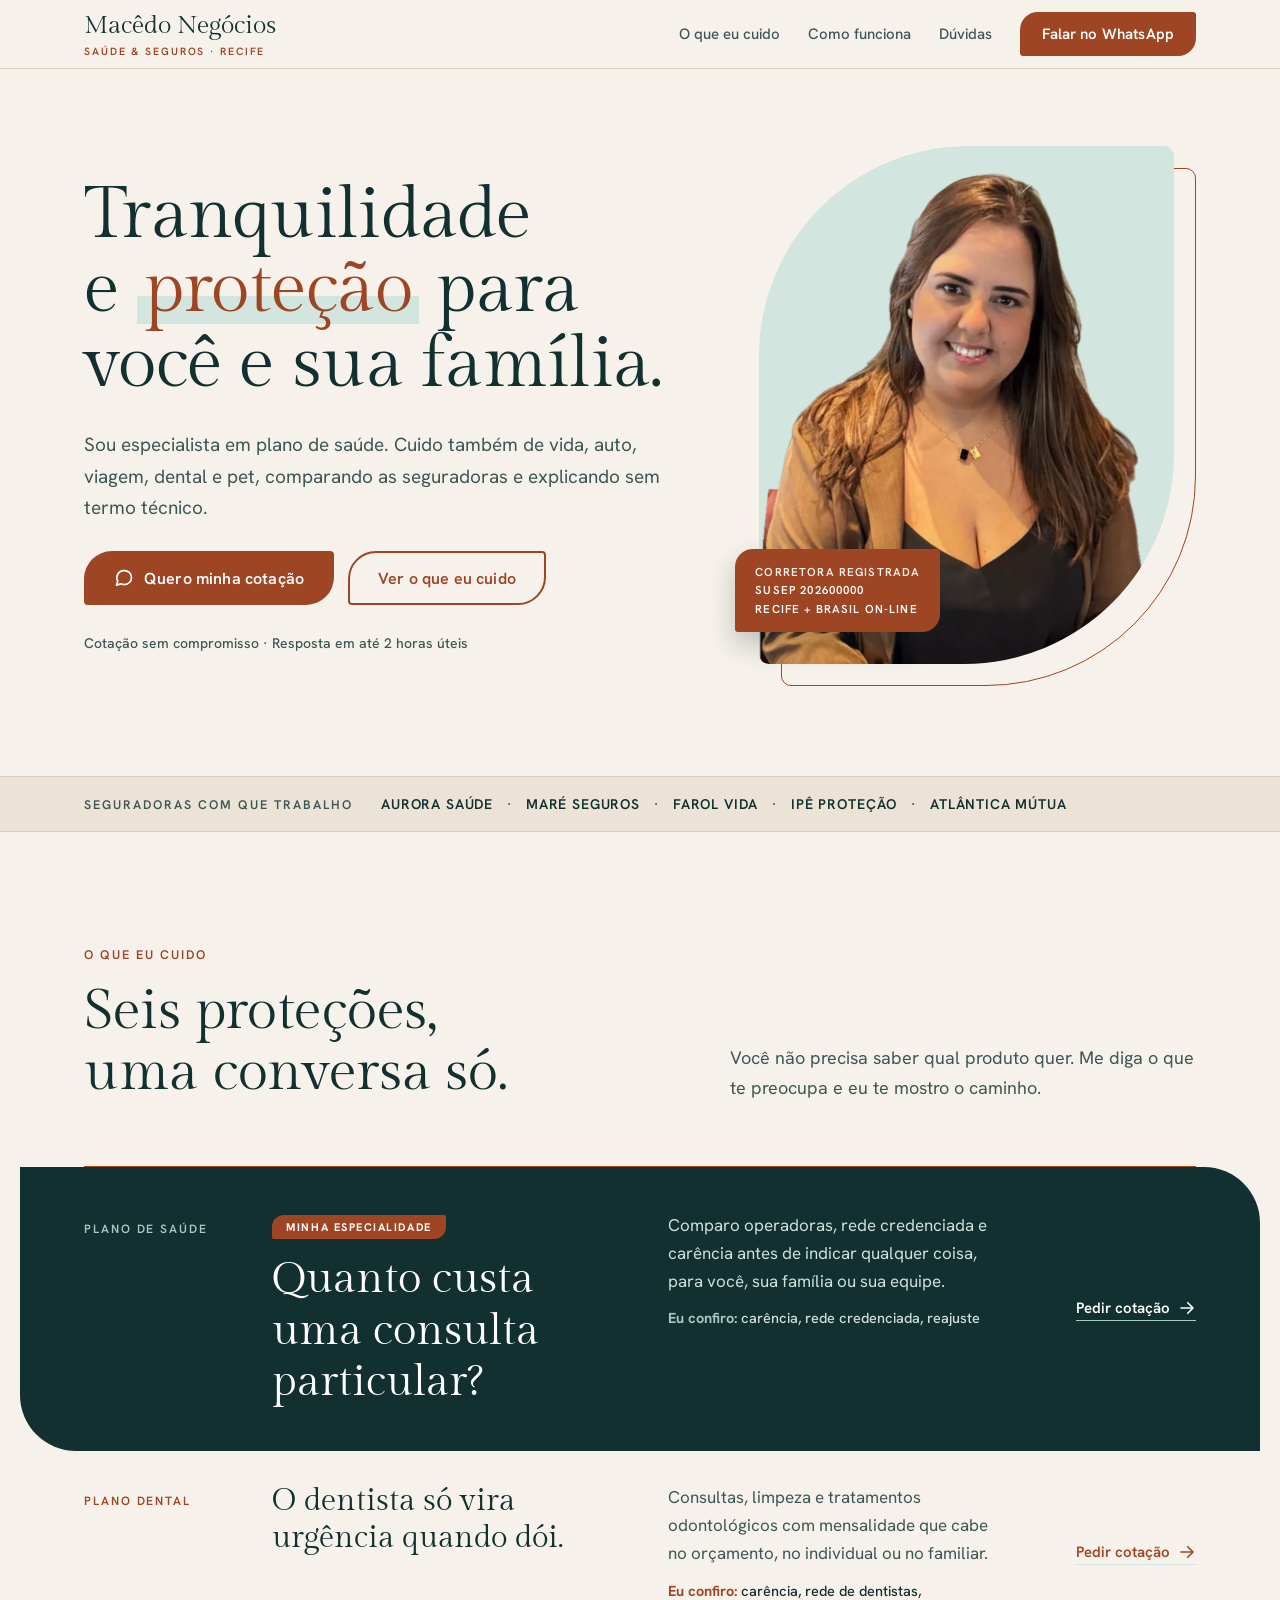
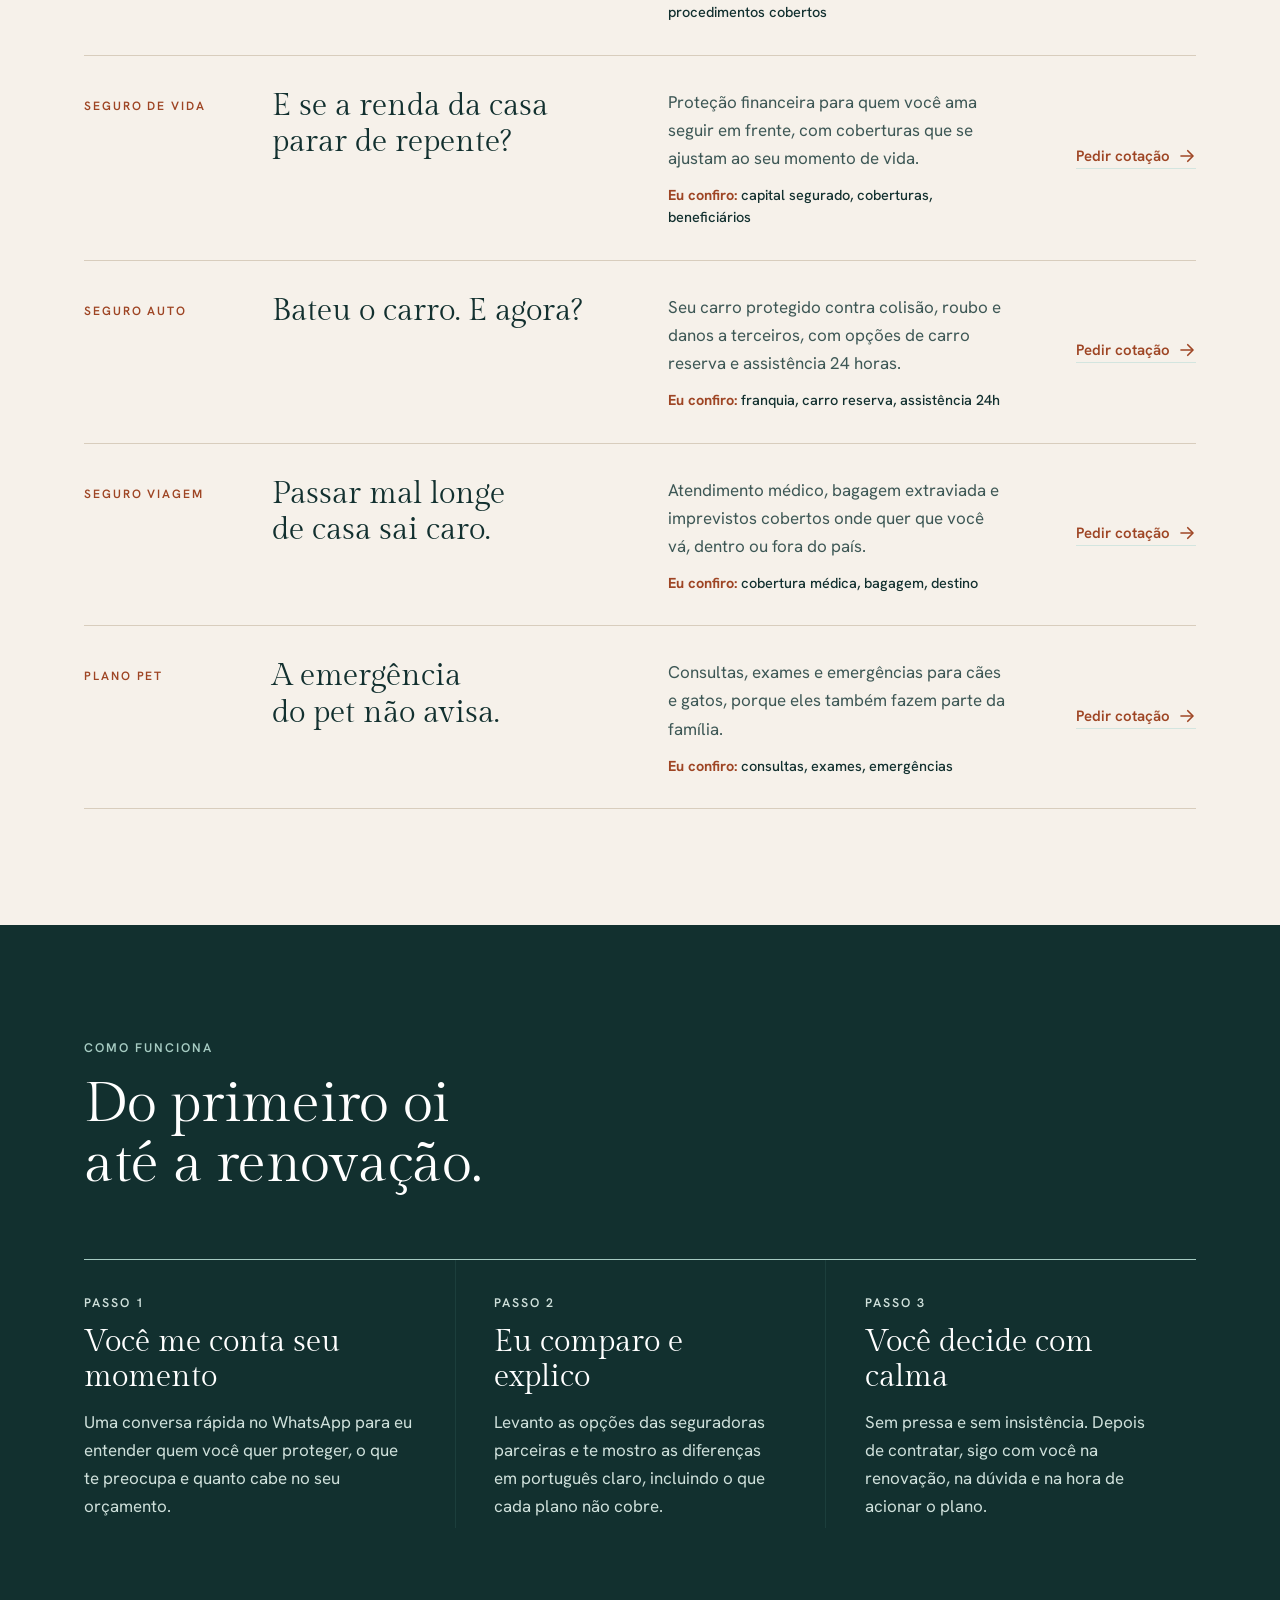
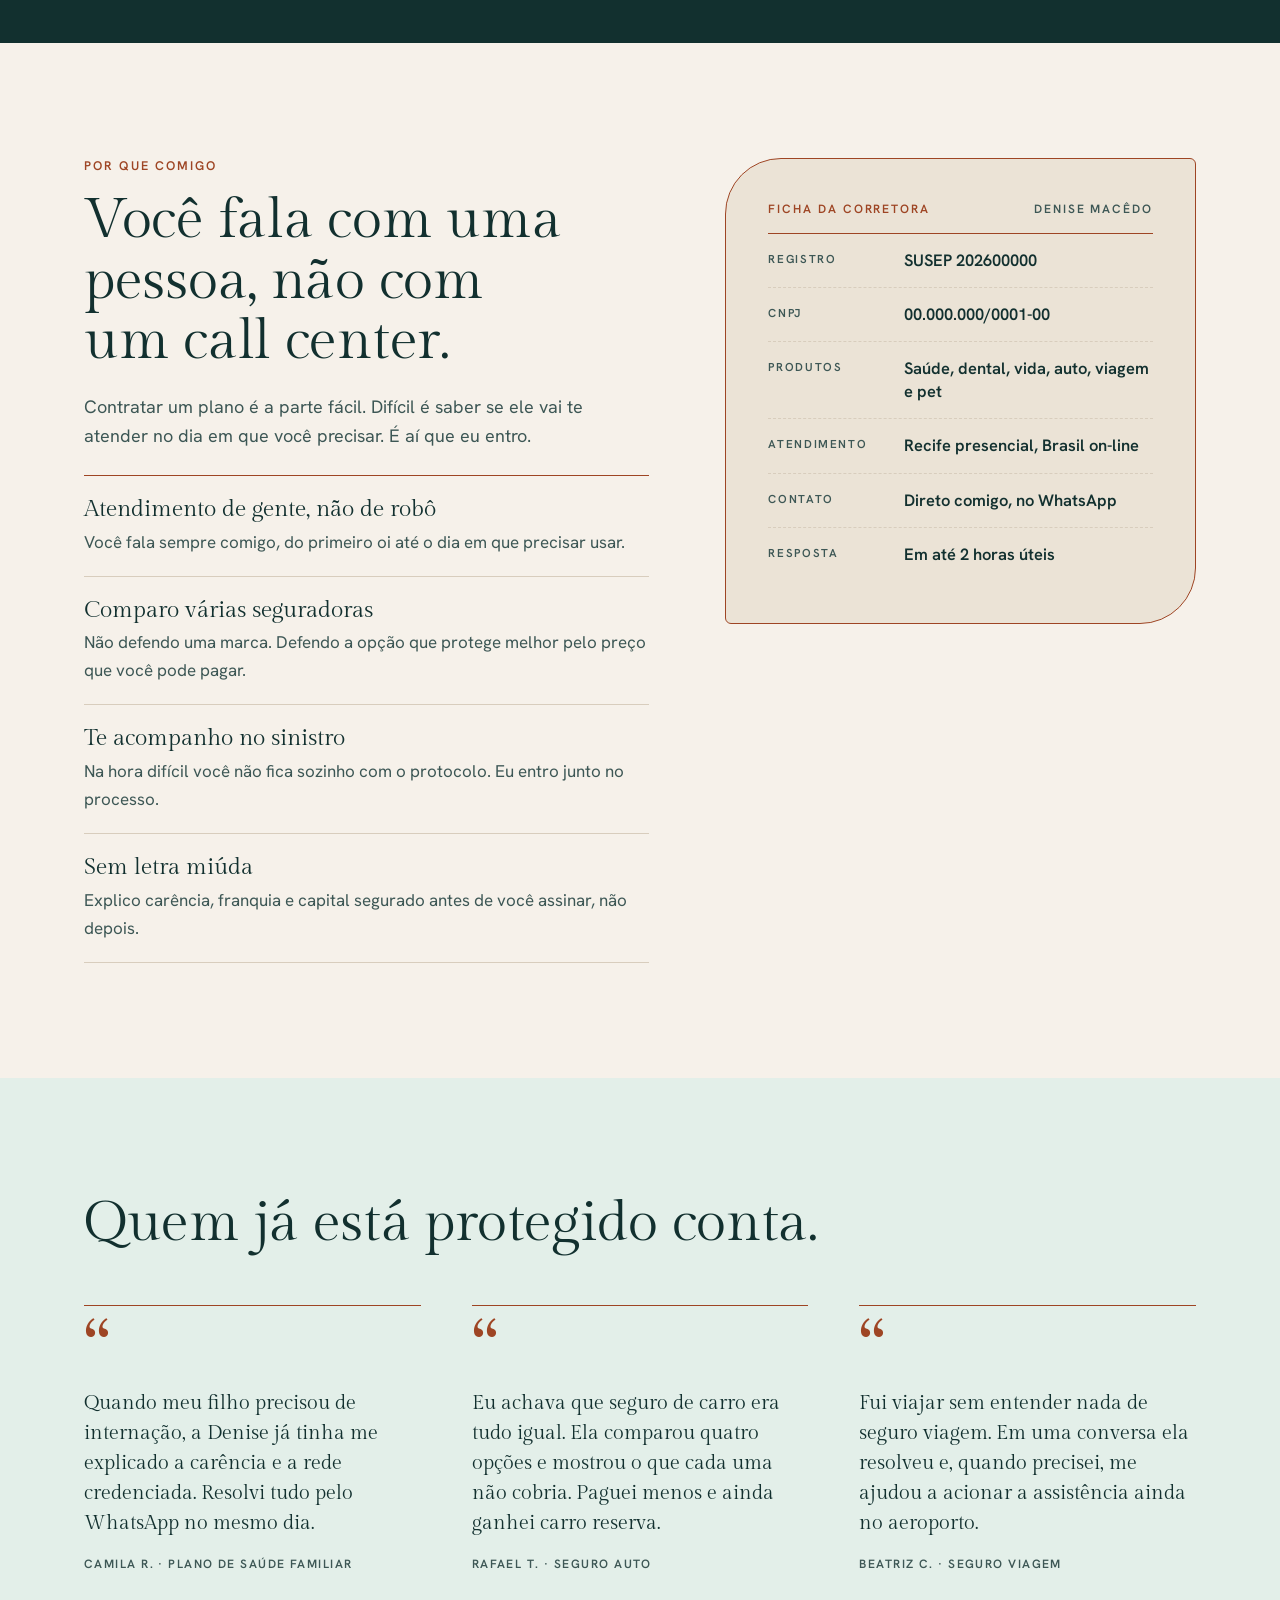
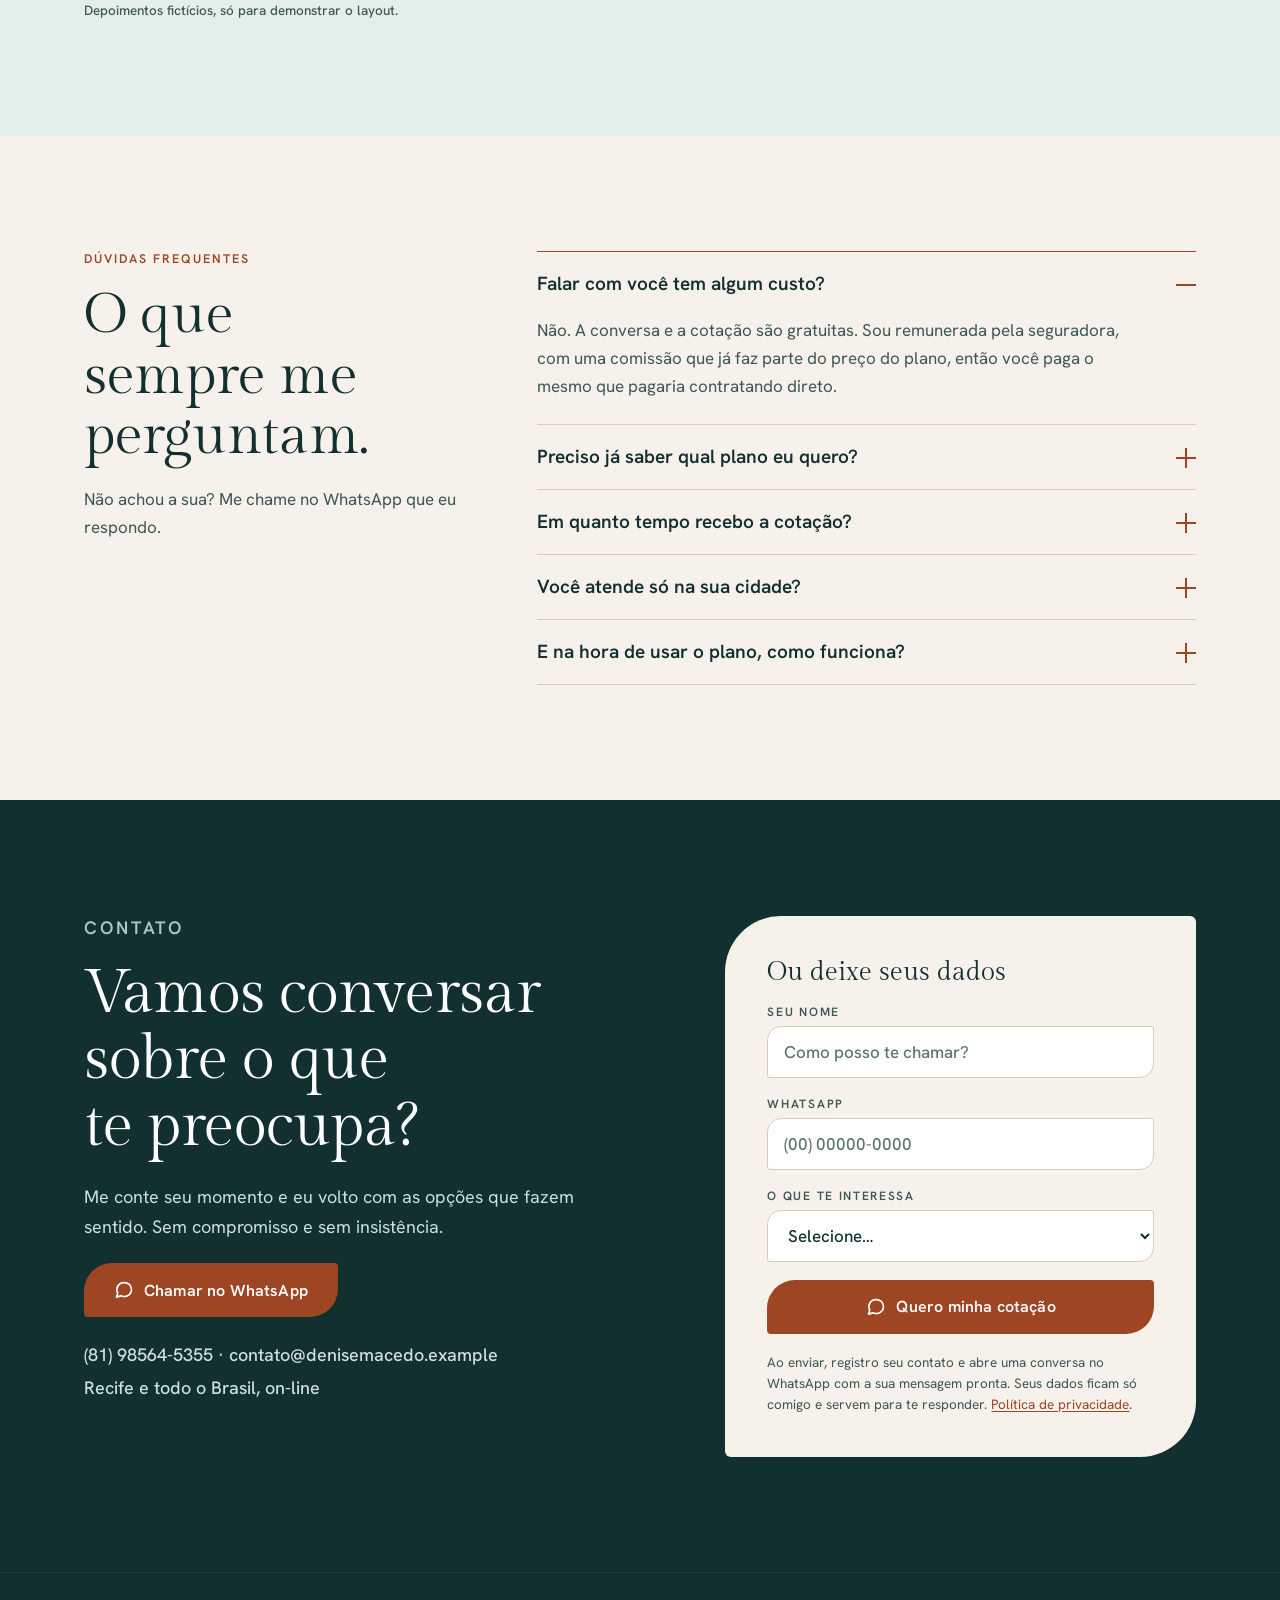
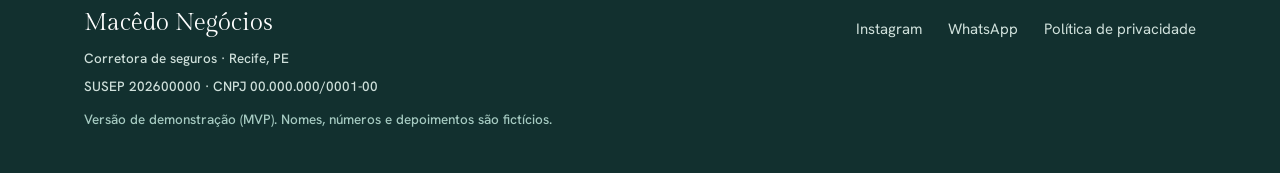
<file: site/index.html>
<!doctype html>
<html lang="pt-BR">
<head>
<meta charset="utf-8">
<meta name="viewport" content="width=device-width, initial-scale=1">
<title>Macêdo Negócios – Planos de saúde e seguros em Recife</title>
<meta name="description" content="Corretora especialista em plano de saúde. Também cuido de seguro de vida, auto, viagem, plano dental e pet. Comparo as seguradoras e explico sem termo técnico. Recife e todo o Brasil, on-line.">
<meta name="theme-color" content="#F6F1EA">
<meta name="robots" content="noindex, nofollow">
<link rel="canonical" href="__SITE_URL__/">

<meta property="og:type" content="website">
<meta property="og:locale" content="pt_BR">
<meta property="og:title" content="Macêdo Negócios – Planos de saúde e seguros">
<meta property="og:description" content="Mais do que vender planos, te ajudo a conquistar tranquilidade e proteção para o futuro. Cotação sem compromisso.">
<meta property="og:url" content="__SITE_URL__/">
<meta property="og:image" content="__SITE_URL__/assets/og.jpg">
<meta property="og:image:width" content="1200">
<meta property="og:image:height" content="630">
<meta name="twitter:card" content="summary_large_image">
<meta name="twitter:image" content="__SITE_URL__/assets/og.jpg">

<link rel="icon" href="data:image/svg+xml,%3Csvg xmlns='http://www.w3.org/2000/svg' viewBox='0 0 64 64'%3E%3Cpath d='M8 8h40a8 8 0 0 1 8 8v40H16a8 8 0 0 1-8-8z' fill='%239E4524'/%3E%3Cpath d='M22 44V20h10c8 0 12 4 12 12s-4 12-12 12z' fill='%23F6F1EA'/%3E%3C/svg%3E">
<link rel="preconnect" href="https://fonts.googleapis.com">
<link rel="preconnect" href="https://fonts.gstatic.com" crossorigin>
<link rel="preload" as="image" href="assets/denise.webp" type="image/webp" fetchpriority="high">
<link href="https://fonts.googleapis.com/css2?family=Gilda+Display&family=Hanken+Grotesk:wght@400;500;600;700&display=swap" rel="stylesheet">
<link rel="stylesheet" href="css/styles.css">
</head>
<body>

<svg width="0" height="0" style="position:absolute" aria-hidden="true">
  <defs>
    <symbol id="i-wa" viewBox="0 0 24 24"><path d="M21 11.5a8.4 8.4 0 0 1-9 8.4 8.6 8.6 0 0 1-3.8-.9L3 20.5l1.5-4.9A8.4 8.4 0 0 1 12 3.1a8.4 8.4 0 0 1 9 8.4z"/></symbol>
    <symbol id="i-arrow" viewBox="0 0 24 24"><path d="M4 12h15"/><path d="M13 5l7 7-7 7"/></symbol>
  </defs>
</svg>

<a class="skip" href="#produtos">Pular para o conteúdo</a>

<header class="topo">
  <div class="topo__in">
    <a class="marca" href="#inicio" aria-label="Macêdo Negócios, início">
      <b>Macêdo Negócios</b>
      <small>Saúde &amp; Seguros · Recife</small>
    </a>
    <nav class="menu" aria-label="Principal">
      <a class="menu__link" href="#produtos" data-track="menu-produtos">O que eu cuido</a>
      <a class="menu__link" href="#como-funciona" data-track="menu-como-funciona">Como funciona</a>
      <a class="menu__link" href="#duvidas" data-track="menu-duvidas">Dúvidas</a>
      <a class="btn btn--marca btn--pequeno" data-track="zap-topo" href="https://wa.me/5581985645355?text=Ol%C3%A1%2C%20Denise!%20Vim%20pelo%20seu%20site%20e%20gostaria%20de%20uma%20cota%C3%A7%C3%A3o." target="_blank" rel="noopener">Falar no WhatsApp</a>
    </nav>
  </div>
</header>

<main id="inicio">

<section class="wrap hero" aria-labelledby="titulo">
  <div class="hero__texto">
    <h1 id="titulo">Tranquilidade e <span class="marcador">proteção</span> para você e sua família.</h1>
    <p class="hero__lead">Sou especialista em plano de saúde. Cuido também de vida, auto, viagem, dental e pet, comparando as seguradoras e explicando sem termo técnico.</p>
    <div class="hero__acoes">
      <a class="btn btn--marca" href="#contato" data-track="cotacao-hero">
        <svg width="20" height="20" fill="none" stroke="currentColor" stroke-width="2" stroke-linecap="round" stroke-linejoin="round" aria-hidden="true"><use href="#i-wa"/></svg>
        Quero minha cotação
      </a>
      <a class="btn btn--contorno" href="#produtos" data-track="ver-produtos">Ver o que eu cuido</a>
    </div>
    <p class="hero__nota">Cotação sem compromisso · Resposta em até 2 horas úteis</p>
  </div>

  <div class="hero__midia">
    <div class="hero__foto">
      <img src="assets/denise.webp" width="628" height="874" fetchpriority="high" decoding="async" alt="Denise Macêdo, corretora de seguros, sorrindo">
    </div>
    <p class="carimbo"><b>Corretora registrada</b>SUSEP 202600000<br>Recife + Brasil on-line</p>
  </div>
</section>

<section class="faixa" aria-label="Seguradoras parceiras">
  <div class="faixa__in">
    <p class="rotulo">Seguradoras com que trabalho</p>
    <ul>
      <li>Aurora Saúde</li><li>Maré Seguros</li><li>Farol Vida</li><li>Ipê Proteção</li><li>Atlântica Mútua</li>
    </ul>
  </div>
</section>

<section class="secao" id="produtos" aria-labelledby="h-produtos">
  <div class="wrap">
    <div class="cab">
      <p class="rotulo">O que eu cuido</p>
      <h2 class="h2" id="h-produtos">Seis proteções, uma conversa só.</h2>
      <p>Você não precisa saber qual produto quer. Me diga o que te preocupa e eu te mostro o caminho.</p>
    </div>

    <div class="indice">
      <article class="linha linha-destaque">
        <p class="linha__tipo">Plano de saúde</p>
        <div>
          <span class="especialidade">Minha especialidade</span>
          <h3>Quanto custa uma consulta particular?</h3>
        </div>
        <div>
          <p class="linha__desc">Comparo operadoras, rede credenciada e carência antes de indicar qualquer coisa, para você, sua família ou sua equipe.</p>
          <span class="linha__confere">carência, rede credenciada, reajuste</span>
        </div>
        <a class="linha__ir" href="#contato" data-plano="saude">Pedir cotação <svg width="18" height="18" fill="none" stroke="currentColor" stroke-width="2.2" stroke-linecap="round" stroke-linejoin="round" aria-hidden="true"><use href="#i-arrow"/></svg></a>
      </article>

      <article class="linha">
        <p class="linha__tipo">Plano dental</p>
        <h3>O dentista só vira urgência quando dói.</h3>
        <div>
          <p class="linha__desc">Consultas, limpeza e tratamentos odontológicos com mensalidade que cabe no orçamento, no individual ou no familiar.</p>
          <span class="linha__confere">carência, rede de dentistas, procedimentos cobertos</span>
        </div>
        <a class="linha__ir" href="#contato" data-plano="dental">Pedir cotação <svg width="18" height="18" fill="none" stroke="currentColor" stroke-width="2.2" stroke-linecap="round" stroke-linejoin="round" aria-hidden="true"><use href="#i-arrow"/></svg></a>
      </article>

      <article class="linha">
        <p class="linha__tipo">Seguro de vida</p>
        <h3>E se a renda da casa parar de repente?</h3>
        <div>
          <p class="linha__desc">Proteção financeira para quem você ama seguir em frente, com coberturas que se ajustam ao seu momento de vida.</p>
          <span class="linha__confere">capital segurado, coberturas, beneficiários</span>
        </div>
        <a class="linha__ir" href="#contato" data-plano="vida">Pedir cotação <svg width="18" height="18" fill="none" stroke="currentColor" stroke-width="2.2" stroke-linecap="round" stroke-linejoin="round" aria-hidden="true"><use href="#i-arrow"/></svg></a>
      </article>

      <article class="linha">
        <p class="linha__tipo">Seguro auto</p>
        <h3>Bateu o carro. E agora?</h3>
        <div>
          <p class="linha__desc">Seu carro protegido contra colisão, roubo e danos a terceiros, com opções de carro reserva e assistência 24 horas.</p>
          <span class="linha__confere">franquia, carro reserva, assistência 24h</span>
        </div>
        <a class="linha__ir" href="#contato" data-plano="auto">Pedir cotação <svg width="18" height="18" fill="none" stroke="currentColor" stroke-width="2.2" stroke-linecap="round" stroke-linejoin="round" aria-hidden="true"><use href="#i-arrow"/></svg></a>
      </article>

      <article class="linha">
        <p class="linha__tipo">Seguro viagem</p>
        <h3>Passar mal longe de casa sai caro.</h3>
        <div>
          <p class="linha__desc">Atendimento médico, bagagem extraviada e imprevistos cobertos onde quer que você vá, dentro ou fora do país.</p>
          <span class="linha__confere">cobertura médica, bagagem, destino</span>
        </div>
        <a class="linha__ir" href="#contato" data-plano="viagem">Pedir cotação <svg width="18" height="18" fill="none" stroke="currentColor" stroke-width="2.2" stroke-linecap="round" stroke-linejoin="round" aria-hidden="true"><use href="#i-arrow"/></svg></a>
      </article>

      <article class="linha">
        <p class="linha__tipo">Plano pet</p>
        <h3>A emergência do pet não avisa.</h3>
        <div>
          <p class="linha__desc">Consultas, exames e emergências para cães e gatos, porque eles também fazem parte da família.</p>
          <span class="linha__confere">consultas, exames, emergências</span>
        </div>
        <a class="linha__ir" href="#contato" data-plano="pet">Pedir cotação <svg width="18" height="18" fill="none" stroke="currentColor" stroke-width="2.2" stroke-linecap="round" stroke-linejoin="round" aria-hidden="true"><use href="#i-arrow"/></svg></a>
      </article>
    </div>
  </div>
</section>

<section class="secao escuro" id="como-funciona" aria-labelledby="h-como">
  <div class="wrap">
    <div class="cab">
      <p class="rotulo">Como funciona</p>
      <h2 class="h2" id="h-como">Do primeiro oi até a renovação.</h2>
    </div>
    <div class="passos">
      <div class="passo"><p class="passo__n">Passo 1</p><h3>Você me conta seu momento</h3><p>Uma conversa rápida no WhatsApp para eu entender quem você quer proteger, o que te preocupa e quanto cabe no seu orçamento.</p></div>
      <div class="passo"><p class="passo__n">Passo 2</p><h3>Eu comparo e explico</h3><p>Levanto as opções das seguradoras parceiras e te mostro as diferenças em português claro, incluindo o que cada plano não cobre.</p></div>
      <div class="passo"><p class="passo__n">Passo 3</p><h3>Você decide com calma</h3><p>Sem pressa e sem insistência. Depois de contratar, sigo com você na renovação, na dúvida e na hora de acionar o plano.</p></div>
    </div>
  </div>
</section>

<section class="secao" id="por-que" aria-labelledby="h-why">
  <div class="wrap porque">
    <div>
      <p class="rotulo">Por que comigo</p>
      <h2 class="h2" id="h-why" style="margin-top:16px">Você fala com uma pessoa, não com um call center.</h2>
      <p class="porque__lead">Contratar um plano é a parte fácil. Difícil é saber se ele vai te atender no dia em que você precisar. É aí que eu entro.</p>
      <ul class="motivos">
        <li><strong>Atendimento de gente, não de robô</strong><span>Você fala sempre comigo, do primeiro oi até o dia em que precisar usar.</span></li>
        <li><strong>Comparo várias seguradoras</strong><span>Não defendo uma marca. Defendo a opção que protege melhor pelo preço que você pode pagar.</span></li>
        <li><strong>Te acompanho no sinistro</strong><span>Na hora difícil você não fica sozinho com o protocolo. Eu entro junto no processo.</span></li>
        <li><strong>Sem letra miúda</strong><span>Explico carência, franquia e capital segurado antes de você assinar, não depois.</span></li>
      </ul>
    </div>

    <aside class="ficha" aria-label="Ficha da corretora">
      <p class="ficha__titulo"><span>Ficha da corretora</span><span>Denise Macêdo</span></p>
      <dl>
        <div><dt>Registro</dt><dd>SUSEP 202600000</dd></div>
        <div><dt>CNPJ</dt><dd>00.000.000/0001-00</dd></div>
        <div><dt>Produtos</dt><dd>Saúde, dental, vida, auto, viagem e pet</dd></div>
        <div><dt>Atendimento</dt><dd>Recife presencial, Brasil on-line</dd></div>
        <div><dt>Contato</dt><dd>Direto comigo, no WhatsApp</dd></div>
        <div><dt>Resposta</dt><dd>Em até 2 horas úteis</dd></div>
      </dl>
    </aside>
  </div>
</section>

<section class="secao depoimentos" id="depoimentos" aria-labelledby="h-dep">
  <div class="wrap">
    <h2 class="h2" id="h-dep">Quem já está protegido conta.</h2>
    <div class="falas">
      <figure class="fala"><blockquote>Quando meu filho precisou de internação, a Denise já tinha me explicado a carência e a rede credenciada. Resolvi tudo pelo WhatsApp no mesmo dia.</blockquote><figcaption>Camila R. · Plano de saúde familiar</figcaption></figure>
      <figure class="fala"><blockquote>Eu achava que seguro de carro era tudo igual. Ela comparou quatro opções e mostrou o que cada uma não cobria. Paguei menos e ainda ganhei carro reserva.</blockquote><figcaption>Rafael T. · Seguro auto</figcaption></figure>
      <figure class="fala"><blockquote>Fui viajar sem entender nada de seguro viagem. Em uma conversa ela resolveu e, quando precisei, me ajudou a acionar a assistência ainda no aeroporto.</blockquote><figcaption>Beatriz C. · Seguro viagem</figcaption></figure>
    </div>
    <p class="demo-nota">Depoimentos fictícios, só para demonstrar o layout.</p>
  </div>
</section>

<section class="secao" id="duvidas" aria-labelledby="h-faq">
  <div class="wrap duvidas">
    <div class="duvidas__cab">
      <p class="rotulo">Dúvidas frequentes</p>
      <h2 class="h2" id="h-faq">O que sempre me perguntam.</h2>
      <p>Não achou a sua? Me chame no WhatsApp que eu respondo.</p>
    </div>
    <div class="faq">
      <details open><summary>Falar com você tem algum custo?<span class="faq__mais" aria-hidden="true"></span></summary><p class="faq__resp">Não. A conversa e a cotação são gratuitas. Sou remunerada pela seguradora, com uma comissão que já faz parte do preço do plano, então você paga o mesmo que pagaria contratando direto.</p></details>
      <details><summary>Preciso já saber qual plano eu quero?<span class="faq__mais" aria-hidden="true"></span></summary><p class="faq__resp">Não precisa. A maioria das pessoas chega sem saber. Você me conta o que te preocupa e eu traduzo isso em opções.</p></details>
      <details><summary>Em quanto tempo recebo a cotação?<span class="faq__mais" aria-hidden="true"></span></summary><p class="faq__resp">Em até 2 horas úteis depois que eu tiver os seus dados básicos. Casos mais complexos podem levar um pouco mais, e eu te aviso.</p></details>
      <details><summary>Você atende só na sua cidade?<span class="faq__mais" aria-hidden="true"></span></summary><p class="faq__resp">Atendo Recife presencialmente e o restante do Brasil on-line, por WhatsApp e vídeo.</p></details>
      <details><summary>E na hora de usar o plano, como funciona?<span class="faq__mais" aria-hidden="true"></span></summary><p class="faq__resp">Você me chama. Eu te oriento sobre a documentação, abro o processo com a seguradora e acompanho até a resposta.</p></details>
    </div>
  </div>
</section>

<section class="contato" id="contato" aria-labelledby="h-contato">
  <div class="wrap contato__grade">
    <div class="contato__texto">
      <p class="rotulo">Contato</p>
      <h2 class="h2" id="h-contato">Vamos conversar sobre o que te preocupa?</h2>
      <p>Me conte seu momento e eu volto com as opções que fazem sentido. Sem compromisso e sem insistência.</p>
      <a class="btn btn--marca" data-track="zap-contato" href="https://wa.me/5581985645355" target="_blank" rel="noopener">
        <svg width="20" height="20" fill="none" stroke="currentColor" stroke-width="2" stroke-linecap="round" stroke-linejoin="round" aria-hidden="true"><use href="#i-wa"/></svg>
        Chamar no WhatsApp
      </a>
      <p class="contato__dados">(81) 98564-5355 · contato@denisemacedo.example<br>Recife e todo o Brasil, on-line</p>
    </div>

    <form class="form" id="form-contato" novalidate>
      <p class="form__titulo">Ou deixe seus dados</p>
      <div class="campo">
        <label for="campo-nome">Seu nome</label>
        <input id="campo-nome" name="nome" type="text" autocomplete="name" placeholder="Como posso te chamar?" required>
      </div>
      <div class="campo">
        <label for="campo-zap">WhatsApp</label>
        <input id="campo-zap" name="whatsapp" type="tel" inputmode="tel" autocomplete="tel-national" placeholder="(00) 00000-0000" maxlength="15" required>
      </div>
      <div class="campo">
        <label for="campo-plano">O que te interessa</label>
        <select id="campo-plano" name="plano" required>
          <option value="" disabled selected>Selecione…</option>
          <option value="saude">Plano de saúde</option>
          <option value="dental">Plano dental</option>
          <option value="vida">Seguro de vida</option>
          <option value="auto">Seguro auto</option>
          <option value="viagem">Seguro viagem</option>
          <option value="pet">Plano pet</option>
          <option value="orientacao">Ainda não sei, quero orientação</option>
        </select>
      </div>
      <button class="btn btn--marca" type="submit">
        <svg width="20" height="20" fill="none" stroke="currentColor" stroke-width="2" stroke-linecap="round" stroke-linejoin="round" aria-hidden="true"><use href="#i-wa"/></svg>
        Quero minha cotação
      </button>
      <p class="form__nota">Ao enviar, registro seu contato e abre uma conversa no WhatsApp com a sua mensagem pronta. Seus dados ficam só comigo e servem para te responder. <a href="privacidade.html">Política de privacidade</a>.</p>
    </form>
  </div>
</section>

</main>

<footer class="rodape">
  <div class="rodape__in">
    <div>
      <b>Macêdo Negócios</b>
      <small>Corretora de seguros · Recife, PE<br>SUSEP 202600000 · CNPJ 00.000.000/0001-00</small>
      <p class="demo-nota">Versão de demonstração (MVP). Nomes, números e depoimentos são fictícios.</p>
    </div>
    <nav aria-label="Rodapé">
      <a href="https://instagram.com/denisemcmacedo" target="_blank" rel="noopener" data-track="instagram">Instagram</a>
      <a href="https://wa.me/5581985645355" target="_blank" rel="noopener" data-track="zap-rodape">WhatsApp</a>
      <a href="privacidade.html">Política de privacidade</a>
    </nav>
  </div>
</footer>

<div class="barra-zap" id="barra-zap">
  <a class="btn btn--marca" data-track="zap-barra" href="https://wa.me/5581985645355?text=Ol%C3%A1%2C%20Denise!%20Vim%20pelo%20seu%20site%20e%20gostaria%20de%20uma%20cota%C3%A7%C3%A3o." target="_blank" rel="noopener">
    <svg width="20" height="20" fill="none" stroke="currentColor" stroke-width="2" stroke-linecap="round" stroke-linejoin="round" aria-hidden="true"><use href="#i-wa"/></svg>
    Chamar no WhatsApp
  </a>
</div>

<script src="js/config.js"></script>
<script src="js/analytics.js" defer></script>
<script src="js/script.js" defer></script>
</body>
</html>
</file>
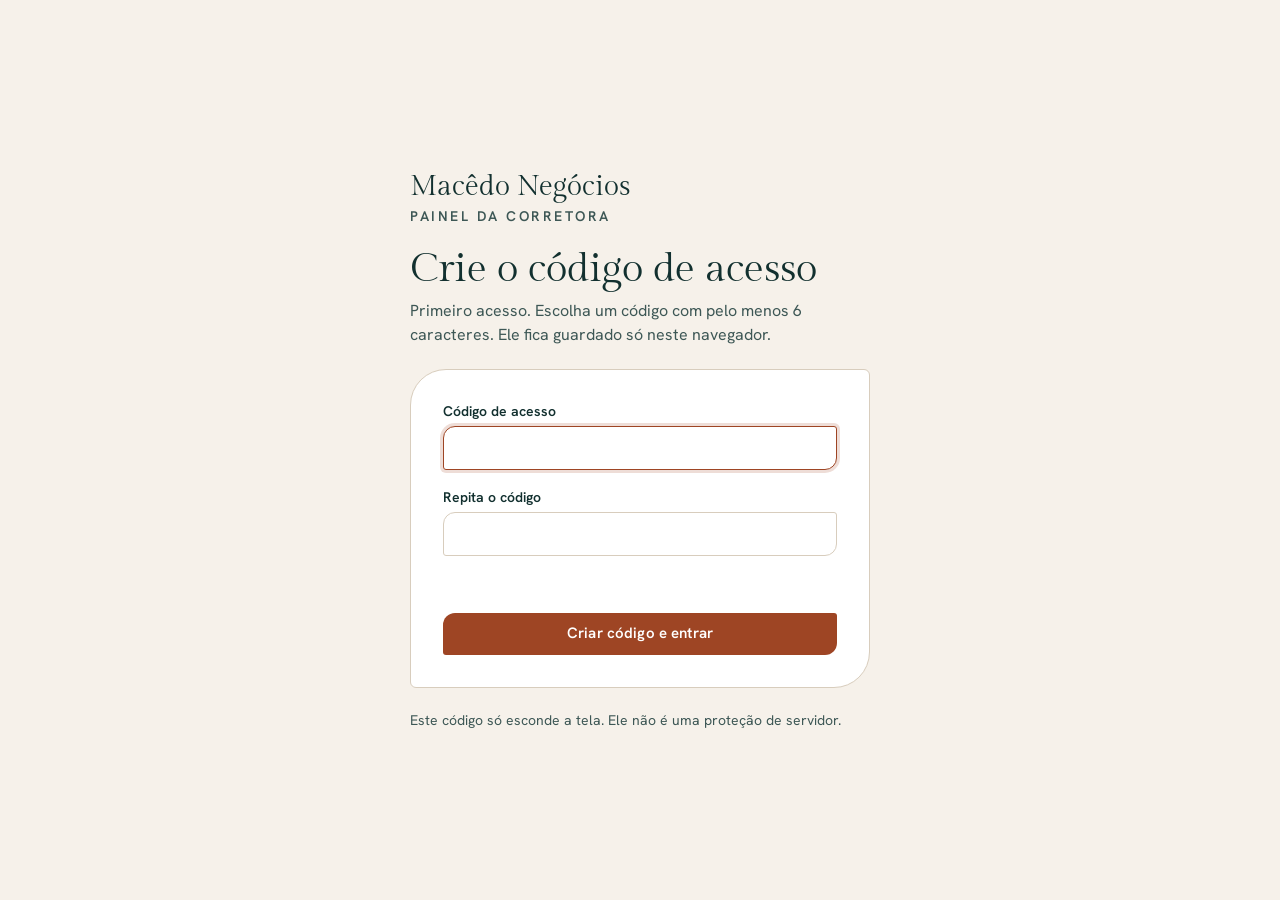
<file: site/admin.html>
<!doctype html>
<html lang="pt-BR">
<head>
<meta charset="utf-8">
<meta name="viewport" content="width=device-width, initial-scale=1">
<title>Painel – Macêdo Negócios</title>
<meta name="robots" content="noindex, nofollow">
<meta name="theme-color" content="#12302F">
<link rel="icon" href="data:image/svg+xml,%3Csvg xmlns='http://www.w3.org/2000/svg' viewBox='0 0 64 64'%3E%3Cpath d='M8 8h40a8 8 0 0 1 8 8v40H16a8 8 0 0 1-8-8z' fill='%239E4524'/%3E%3Cpath d='M22 44V20h10c8 0 12 4 12 12s-4 12-12 12z' fill='%23F6F1EA'/%3E%3C/svg%3E">
<link rel="preconnect" href="https://fonts.googleapis.com">
<link rel="preconnect" href="https://fonts.gstatic.com" crossorigin>
<link href="https://fonts.googleapis.com/css2?family=Gilda+Display&family=Hanken+Grotesk:wght@400;500;600;700&display=swap" rel="stylesheet">
<link rel="stylesheet" href="css/styles.css">
<link rel="stylesheet" href="css/admin.css">
</head>
<body class="admin">

<!-- Tela de acesso -->
<main class="acesso" id="acesso" hidden>
  <div class="acesso__in">
    <a class="marca" href="index.html" aria-label="Ir ao site"><b>Macêdo Negócios</b><small>Painel da corretora</small></a>
    <div>
      <h1 id="acesso-titulo">Entrar no painel</h1>
      <p class="acesso__txt" id="acesso-texto" style="margin-top:8px">Digite o código de acesso para ver contatos, acessos e links.</p>
    </div>
    <form id="form-acesso" novalidate>
      <div class="campo">
        <label for="codigo">Código de acesso</label>
        <input class="ctl" id="codigo" type="password" autocomplete="current-password" required>
      </div>
      <div class="campo" id="campo-confirma" hidden>
        <label for="codigo2">Repita o código</label>
        <input class="ctl" id="codigo2" type="password" autocomplete="new-password">
      </div>
      <p class="erro-msg" id="acesso-erro" role="alert"></p>
      <button class="btn btn--marca" type="submit" id="acesso-btn">Entrar</button>
    </form>
    <small>Este código só esconde a tela. Ele não é uma proteção de servidor.</small>
  </div>
</main>

<!-- Painel -->
<div class="shell" id="app" hidden>
  <aside class="lateral">
    <a class="marca" href="index.html" aria-label="Ir ao site"><b>Macêdo Negócios</b><small>Painel da corretora</small></a>

    <nav class="nav-admin" role="tablist" aria-label="Seções do painel">
      <button role="tab" id="tab-contatos" aria-controls="aba-contatos" aria-selected="true" type="button">
        <svg width="20" height="20" viewBox="0 0 24 24" fill="none" stroke="currentColor" stroke-width="2" stroke-linecap="round" stroke-linejoin="round" aria-hidden="true"><path d="M16 21v-2a4 4 0 0 0-4-4H6a4 4 0 0 0-4 4v2"/><circle cx="9" cy="7" r="4"/><path d="M22 21v-2a4 4 0 0 0-3-3.9"/><path d="M16 3.1a4 4 0 0 1 0 7.8"/></svg>
        <span>Contatos</span><span class="selo" id="selo-novos" hidden>0</span>
      </button>
      <button role="tab" id="tab-acessos" aria-controls="aba-acessos" aria-selected="false" tabindex="-1" type="button">
        <span class="icone"><svg width="20" height="20" viewBox="0 0 24 24" fill="none" stroke="currentColor" stroke-width="2" stroke-linecap="round" stroke-linejoin="round" aria-hidden="true"><path d="M5 20V11"/><path d="M12 20V4"/><path d="M19 20v-6"/></svg><span class="premium" title="Funcionalidade premium"><svg width="10" height="10" viewBox="0 0 24 24" aria-hidden="true"><path fill="currentColor" d="M12 2.5l2.9 6.1 6.6.8-4.9 4.6 1.3 6.6L12 17.3l-5.9 3.3 1.3-6.6-4.9-4.6 6.6-.8z"/></svg></span></span>
        <span>Acessos<span class="sr-only"> (premium)</span></span>
      </button>
      <button role="tab" id="tab-links" aria-controls="aba-links" aria-selected="false" tabindex="-1" type="button">
        <span class="icone"><svg width="20" height="20" viewBox="0 0 24 24" fill="none" stroke="currentColor" stroke-width="2" stroke-linecap="round" stroke-linejoin="round" aria-hidden="true"><path d="M10 13a5 5 0 0 0 7.5.5l3-3a5 5 0 0 0-7-7l-1.7 1.7"/><path d="M14 11a5 5 0 0 0-7.5-.5l-3 3a5 5 0 0 0 7 7l1.7-1.7"/></svg><span class="premium" title="Funcionalidade premium"><svg width="10" height="10" viewBox="0 0 24 24" aria-hidden="true"><path fill="currentColor" d="M12 2.5l2.9 6.1 6.6.8-4.9 4.6 1.3 6.6L12 17.3l-5.9 3.3 1.3-6.6-4.9-4.6 6.6-.8z"/></svg></span></span>
        <span>Links<span class="sr-only"> (premium)</span></span>
      </button>
    </nav>

    <div class="lateral__rodape">
      <a href="index.html">Ver o site</a>
      <button type="button" id="btn-sair">Sair</button>
    </div>
  </aside>

  <main class="principal">

    <!-- CONTATOS -->
    <div class="aba" id="aba-contatos" role="tabpanel" aria-labelledby="tab-contatos">
      <header class="pag-cab">
        <div>
          <h1>Contatos</h1>
          <p class="sub" id="ct-sub" aria-live="polite"></p>
        </div>
        <details class="menu-acoes">
          <summary class="btn btn--fantasma">Mais ações <svg width="16" height="16" viewBox="0 0 24 24" fill="none" stroke="currentColor" stroke-width="2.4" stroke-linecap="round" stroke-linejoin="round" aria-hidden="true"><path d="M6 9l6 6 6-6"/></svg></summary>
          <div class="menu-acoes__lista">
            <small>Levar os contatos</small>
            <button type="button" id="btn-csv">Exportar para planilha (CSV)</button>
            <button type="button" id="btn-json">Fazer backup (JSON)</button>
            <button type="button" id="btn-importar">Importar backup</button>
            <input type="file" id="arquivo" accept="application/json,.json" hidden>
            <hr>
            <small>Dados de exemplo</small>
            <button type="button" id="btn-exemplos">Carregar exemplos</button>
            <button type="button" id="btn-apagar-exemplos" hidden>Apagar exemplos</button>
            <hr>
            <button type="button" id="btn-limpar" class="perigo">Apagar todos os contatos</button>
          </div>
        </details>
      </header>

      <div class="atencao" id="atencao" hidden>
        <p id="atencao-texto"></p>
        <button class="btn btn--marca btn--mini" type="button" id="atencao-btn">Ver novos</button>
      </div>

      <div class="chips" id="chips" role="group" aria-label="Filtrar por status"></div>

      <div class="ferramentas">
        <input class="ctl busca" id="busca" type="search" placeholder="Buscar por nome ou WhatsApp" aria-label="Buscar contato">
        <select class="ctl" id="f-plano" aria-label="Filtrar por interesse"></select>
        <span class="total" id="total-lista" aria-live="polite"></span>
      </div>

      <section class="tabela" aria-label="Lista de contatos">
        <div class="tabela__cab" aria-hidden="true"><span>Contato</span><span>Interesse</span><span>Status</span><span>Recebido</span><span></span></div>
        <div id="lista"></div>
      </section>
    </div>

    <!-- ACESSOS -->
    <div class="aba" id="aba-acessos" role="tabpanel" aria-labelledby="tab-acessos" hidden>
      <header class="pag-cab">
        <div>
          <h1>Acessos</h1>
          <p class="sub">O que as pessoas fazem no site, sem identificar ninguém.</p>
        </div>
        <details class="menu-acoes">
          <summary class="btn btn--fantasma">Mais ações <svg width="16" height="16" viewBox="0 0 24 24" fill="none" stroke="currentColor" stroke-width="2.4" stroke-linecap="round" stroke-linejoin="round" aria-hidden="true"><path d="M6 9l6 6 6-6"/></svg></summary>
          <div class="menu-acoes__lista">
            <small>Dados de exemplo</small>
            <button type="button" id="ac-exemplos">Carregar exemplos (30 dias)</button>
            <button type="button" id="ac-apagar-exemplos" hidden>Apagar exemplos</button>
            <hr>
            <small>Neste aparelho</small>
            <button type="button" id="ac-notrack" aria-pressed="false"></button>
            <button type="button" id="ac-apagar" class="perigo">Apagar dados de acesso</button>
          </div>
        </details>
      </header>

      <div class="nota-lista" id="ac-aviso" hidden></div>

      <div class="segmentado" role="group" aria-label="Período">
        <button type="button" data-dias="1" aria-pressed="false">Hoje</button>
        <button type="button" data-dias="7" aria-pressed="false">7 dias</button>
        <button type="button" data-dias="30" aria-pressed="true">30 dias</button>
        <button type="button" data-dias="0" aria-pressed="false">Tudo</button>
      </div>

      <dl class="kpis" aria-label="Resumo de acessos">
        <div class="kpi"><dt>Visitas</dt><dd id="ac-visitas">0</dd><p class="kpi__nota" id="ac-visitas-nota"></p></div>
        <div class="kpi"><dt>Visitantes</dt><dd id="ac-unicos">0</dd><p class="kpi__nota" id="ac-unicos-nota"></p></div>
        <div class="kpi kpi--foco"><dt>Chegaram ao contato</dt><dd id="ac-conversao">0%</dd><p class="kpi__nota" id="ac-conversao-nota"></p></div>
        <div class="kpi"><dt>Cliques no WhatsApp</dt><dd id="ac-zap">0</dd><p class="kpi__nota" id="ac-zap-nota"></p></div>
      </dl>

      <section class="insights" aria-labelledby="h-insights">
        <h2 id="h-insights">O que os números dizem</h2>
        <p class="aviso-amostra" id="ac-amostra" hidden></p>
        <ol id="ac-insights"></ol>
      </section>

      <div class="grade-ac">
        <section class="bloco" aria-labelledby="h-prod"><h3 id="h-prod">Interesse por produto</h3><p class="nota">Cliques em “Pedir cotação” e pedidos pelo formulário.</p><div class="barras" id="ac-produtos"></div></section>
        <section class="bloco" aria-labelledby="h-func"><h3 id="h-func">Até onde as pessoas rolam</h3><p class="nota">Das visitas, quantas viram cada seção.</p><div class="barras" id="ac-funil"></div></section>
        <section class="bloco" aria-labelledby="h-bot"><h3 id="h-bot">Botões mais clicados</h3><div class="barras" id="ac-botoes"></div></section>
        <section class="bloco" aria-labelledby="h-faq"><h3 id="h-faq">Dúvidas mais abertas</h3><div class="barras" id="ac-faq"></div></section>
        <section class="bloco bloco--largo" aria-labelledby="h-camp"><h3 id="h-camp">Campanhas e links rastreados</h3><p class="nota">Visitas por link com <code>utm_campaign</code> (bio, stories, status…) e quantas chegaram ao contato.</p><div class="barras" id="ac-campanhas"></div></section>
        <section class="bloco" aria-labelledby="h-orig"><h3 id="h-orig">De onde vêm</h3><p class="nota">Visitas por origem e quantas chegaram ao contato.</p><div class="barras" id="ac-origem"></div></section>
        <section class="bloco" aria-labelledby="h-disp"><h3 id="h-disp">Aparelho</h3><div class="barras" id="ac-disp"></div></section>
        <section class="bloco bloco--largo" aria-labelledby="h-dia"><h3 id="h-dia">Visitas por dia</h3><div class="colunas" id="ac-dias" role="img" aria-label="Gráfico de visitas por dia"></div><div class="eixo" id="ac-dias-eixo"></div></section>
        <section class="bloco bloco--largo" aria-labelledby="h-hora"><h3 id="h-hora">Horário das visitas</h3><div class="colunas" id="ac-horas" role="img" aria-label="Gráfico de visitas por hora do dia"></div><div class="eixo"><span>0h</span><span>6h</span><span>12h</span><span>18h</span><span>23h</span></div></section>
      </div>

      <p class="rodape-nota">A medição é anônima: sem cookies, sem nome nem telefone. Guarda um código aleatório, o tipo de aparelho, a origem do acesso e os cliques. Quem ativa “Do Not Track” no navegador não é contado.</p>
    </div>

    <!-- LINKS -->
    <div class="aba" id="aba-links" role="tabpanel" aria-labelledby="tab-links" hidden>
      <header class="pag-cab">
        <div>
          <h1>Links rastreados</h1>
          <p class="sub" style="max-width:46em">Use estes links na bio do Instagram, nos stories, no status do WhatsApp, no Google e no cartão. A aba Acessos mostra de onde cada pessoa veio, e o contato do formulário ganha a origem (“via Instagram · bio”).</p>
        </div>
      </header>

      <section class="bloco" aria-labelledby="h-base">
        <h3 id="h-base">Endereço do site</h3>
        <div class="campo">
          <label class="sr-only" for="lk-base">Endereço do site</label>
          <input class="ctl" id="lk-base" type="url" inputmode="url" autocomplete="off" placeholder="https://seusite.com.br/">
          <span class="nota-campo" id="lk-base-erro" role="alert"></span>
        </div>
        <p class="nota" style="margin-top:0">O painel detecta o endereço sozinho. Se você trocar por outro (por exemplo, um domínio novo), ele fica salvo neste navegador.</p>
        <div><button class="btn btn--fantasma btn--mini" type="button" id="lk-base-auto">Usar o endereço automático</button></div>
      </section>

      <section class="bloco" aria-labelledby="h-prontos">
        <h3 id="h-prontos">Links prontos</h3>
        <div class="lista-links" id="lk-prontos"></div>
      </section>

      <section class="bloco" aria-labelledby="h-custom">
        <h3 id="h-custom">Criar um link novo</h3>
        <div class="form-links">
          <div class="campo"><label for="lk-fonte">Onde vai divulgar</label>
            <select class="ctl" id="lk-fonte">
              <option value="instagram">Instagram</option><option value="whatsapp">WhatsApp</option><option value="google">Google</option>
              <option value="facebook">Facebook</option><option value="email">E-mail</option><option value="cartao">Cartão de visita</option><option value="__outro">Outro…</option>
            </select></div>
          <div class="campo" id="lk-outra-box" hidden><label for="lk-outra">Nome da origem</label><input class="ctl" id="lk-outra" type="text" maxlength="30" placeholder="ex.: tiktok"></div>
          <div class="campo"><label for="lk-meio">Tipo</label><input class="ctl" id="lk-meio" type="text" maxlength="30" placeholder="ex.: bio, stories, anuncio" value="bio"></div>
          <div class="campo"><label for="lk-campanha">Nome da campanha</label><input class="ctl" id="lk-campanha" type="text" maxlength="30" placeholder="ex.: dia-das-maes" value="minha-campanha"></div>
        </div>
        <div class="link-linha link-linha--saida">
          <input class="ctl" id="lk-saida" type="text" readonly aria-label="Link personalizado">
          <button class="btn btn--marca btn--mini" type="button" id="lk-copiar">Copiar</button>
        </div>
        <p class="nota">Só letras, números, hífen e sublinhado. O painel ajusta o resto sozinho.</p>
      </section>
    </div>

  </main>
</div>

<script src="js/config.js"></script>
<script src="js/admin-acessos.js" defer></script>
<script src="js/admin-links.js" defer></script>
<script src="js/admin.js" defer></script>
</body>
</html>
</file>
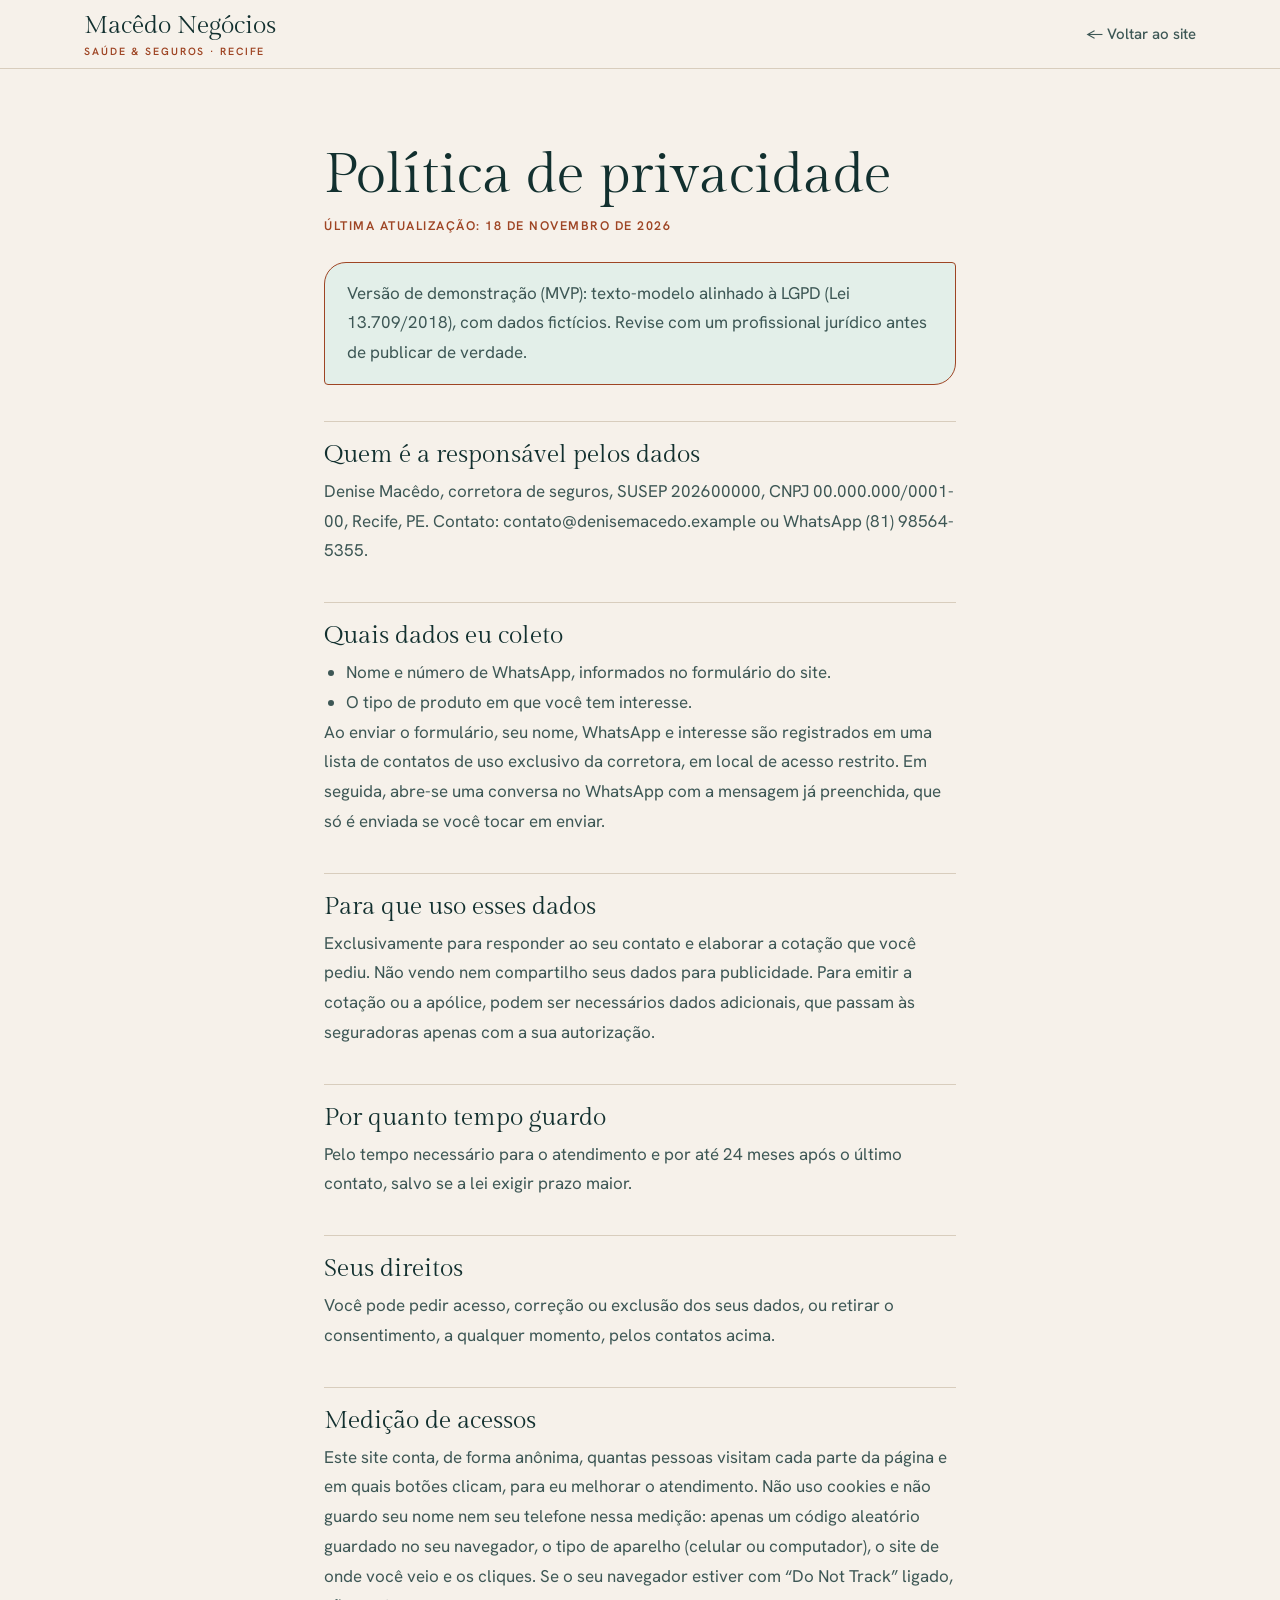
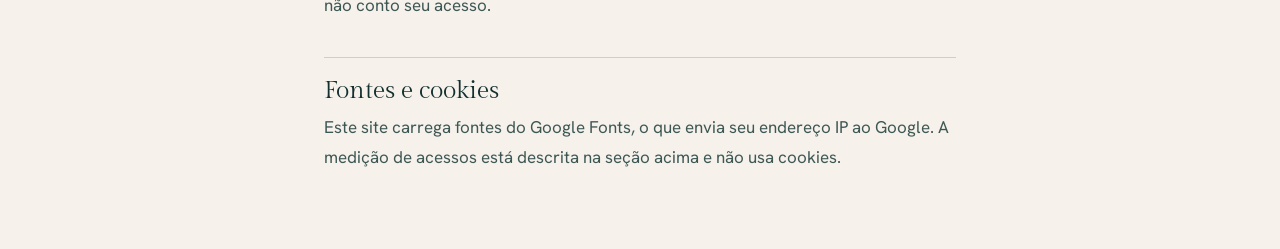
<file: site/privacidade.html>
<!doctype html>
<html lang="pt-BR">
<head>
<meta charset="utf-8">
<meta name="viewport" content="width=device-width, initial-scale=1">
<title>Política de privacidade – Macêdo Negócios</title>
<meta name="robots" content="noindex">
<link rel="preconnect" href="https://fonts.googleapis.com">
<link rel="preconnect" href="https://fonts.gstatic.com" crossorigin>
<link href="https://fonts.googleapis.com/css2?family=Gilda+Display&family=Hanken+Grotesk:wght@400;500;600;700&display=swap" rel="stylesheet">
<link rel="stylesheet" href="css/styles.css">
<style>
  .doc { max-width: 760px; margin: 0 auto; padding: clamp(40px, 6vw, 80px) var(--px); }
  .doc h1 { font: 400 clamp(34px, 5vw, 56px)/1.05 var(--display); margin-bottom: 12px; }
  .doc h2 { font: 400 25px var(--display); margin: 36px 0 8px; padding-top: 18px; border-top: 1px solid var(--linha); }
  .doc p, .doc li { font-size: 17px; line-height: 1.75; color: var(--suave); }
  .doc ul { padding-left: 22px; list-style: disc; }
  .doc .meta { font: 600 12.5px var(--texto); letter-spacing: .12em; text-transform: uppercase; color: var(--marca); }
  .aviso { margin-top: 28px; padding: 16px 22px; background: var(--menta-claro); color: var(--tinta); border: 1.5px solid var(--marca); border-radius: 22px 4px; font-size: 15px; line-height: 1.6; }
</style>
</head>
<body>
<header class="topo"><div class="topo__in">
  <a class="marca" href="index.html"><b>Macêdo Negócios</b><small>Saúde &amp; Seguros · Recife</small></a>
  <a class="menu__link" href="index.html" style="display:inline">← Voltar ao site</a>
</div></header>

<main class="doc">
  <h1>Política de privacidade</h1>
  <p class="meta">Última atualização: 18 de novembro de 2026</p>

  <p class="aviso">Versão de demonstração (MVP): texto-modelo alinhado à LGPD (Lei 13.709/2018), com dados fictícios. Revise com um profissional jurídico antes de publicar de verdade.</p>

  <h2>Quem é a responsável pelos dados</h2>
  <p>Denise Macêdo, corretora de seguros, SUSEP 202600000, CNPJ 00.000.000/0001-00, Recife, PE. Contato: contato@denisemacedo.example ou WhatsApp (81) 98564-5355.</p>

  <h2>Quais dados eu coleto</h2>
  <ul>
    <li>Nome e número de WhatsApp, informados no formulário do site.</li>
    <li>O tipo de produto em que você tem interesse.</li>
  </ul>
  <p>Ao enviar o formulário, seu nome, WhatsApp e interesse são registrados em uma lista de contatos de uso exclusivo da corretora, em local de acesso restrito. Em seguida, abre-se uma conversa no WhatsApp com a mensagem já preenchida, que só é enviada se você tocar em enviar.</p>

  <h2>Para que uso esses dados</h2>
  <p>Exclusivamente para responder ao seu contato e elaborar a cotação que você pediu. Não vendo nem compartilho seus dados para publicidade. Para emitir a cotação ou a apólice, podem ser necessários dados adicionais, que passam às seguradoras apenas com a sua autorização.</p>

  <h2>Por quanto tempo guardo</h2>
  <p>Pelo tempo necessário para o atendimento e por até 24 meses após o último contato, salvo se a lei exigir prazo maior.</p>

  <h2>Seus direitos</h2>
  <p>Você pode pedir acesso, correção ou exclusão dos seus dados, ou retirar o consentimento, a qualquer momento, pelos contatos acima.</p>

  <h2>Medição de acessos</h2>
  <p>Este site conta, de forma anônima, quantas pessoas visitam cada parte da página e em quais botões clicam, para eu melhorar o atendimento. Não uso cookies e não guardo seu nome nem seu telefone nessa medição: apenas um código aleatório guardado no seu navegador, o tipo de aparelho (celular ou computador), o site de onde você veio e os cliques. Se o seu navegador estiver com “Do Not Track” ligado, não conto seu acesso.</p>

  <h2>Fontes e cookies</h2>
  <p>Este site carrega fontes do Google Fonts, o que envia seu endereço IP ao Google. A medição de acessos está descrita na seção acima e não usa cookies.</p>
</main>
</body>
</html>
</file>
<file: site/css/styles.css>
/* ==========================================================================
   PLANO DE DESIGN (skill design-autoral), 3ª direção, paleta original
   Assunto: Denise Macêdo, corretora em Recife, especialista em plano de saúde.
   Público: mulheres e famílias que chegam do Instagram, pelo celular, e querem
            alguém de confiança para decidir. Tarefa única: chamar no WhatsApp.
   Identidade: cuidado com seriedade. Feminina sem ser infantil, firme sem ser fria.
   Detalhe só deste assunto: a pasta de apólice (índice de coberturas com o que
            eu "confiro", ficha da corretora com registro SUSEP).
   Motivo gráfico: a "folha", dois cantos opostos bem arredondados e dois quase
            retos. Aparece na foto, nos botões, na ficha e no formulário.
   Layout: texto grande à esquerda, foto em folha com contorno deslocado, índice
            em linhas, ficha tabular, FAQ em lista, seções escuras em verde-petróleo.
   Ousadia (um lugar só): a foto em folha com o contorno terracota deslocado.
   Cor:  paleta ORIGINAL do cliente (decisão dele, prevalece sobre a skill):
         --papel (creme), --tinta (verde-petróleo), --marca (terracota, única cor
         forte), --menta (apoio), --linha.
   Tipo: Gilda Display (display, serifada delicada e rara, só 400),
         Hanken Grotesk (texto e rótulos, humanista e macia).
   ========================================================================== */

:root {
  --papel: #F6F1EA;          /* fundo original */
  --papel-2: #EBE3D6;
  --tinta: #12302F;          /* verde-petróleo original */
  --tinta-2: #1C3E3C;
  --suave: #3D5755;
  --marca: #9E4524;          /* terracota original */
  --marca-escuro: #833819;
  --menta: #D3E5DF;          /* apoio claro (círculo/realces) */
  --menta-claro: #E3EFE9;
  --menta-texto: #A6CBC2;    /* texto de apoio sobre fundo escuro */
  --linha: #D8CDBD;
  --erro: #B3261E;
  --sobre-tinta: #CFE0DB;

  --display: 'Gilda Display', 'Georgia', serif;
  --texto: 'Hanken Grotesk', system-ui, sans-serif;

  --folha: 28px 4px;          /* raio-folha: cantos opostos */
  --px: clamp(20px, 5vw, 64px);
  --py: clamp(64px, 9vw, 120px);
  --max: 1240px;
  --header-h: 68px;
}

*, *::before, *::after { box-sizing: border-box; }
html { scroll-behavior: smooth; scroll-padding-top: calc(var(--header-h) + 8px); }
body {
  margin: 0; background: var(--papel); color: var(--tinta);
  font: 400 17px/1.65 var(--texto); -webkit-text-size-adjust: 100%; overflow-x: hidden;
}
h1, h2, h3, p, figure, blockquote, ul, dl, dd { margin: 0; padding: 0; }
ul { list-style: none; }
img { max-width: 100%; }
a { color: inherit; text-decoration: none; -webkit-tap-highlight-color: transparent; }
:focus-visible { outline: 3px solid var(--marca); outline-offset: 3px; }
.escuro :focus-visible, .contato :focus-visible, .linha-destaque :focus-visible { outline-color: var(--menta-texto); }
.sr-only { position: absolute; width: 1px; height: 1px; overflow: hidden; clip: rect(0 0 0 0); white-space: nowrap; }
.skip { position: absolute; left: 12px; top: -60px; z-index: 100; background: var(--tinta); color: #fff; padding: 10px 16px; }
.skip:focus { top: 12px; }
@media (prefers-reduced-motion: reduce) { html { scroll-behavior: auto; } * { transition: none !important; animation: none !important; } }

.wrap { max-width: var(--max); margin: 0 auto; padding-inline: var(--px); }
.rotulo { font: 600 12.5px/1.3 var(--texto); letter-spacing: .16em; text-transform: uppercase; color: var(--marca); }
.escuro .rotulo, .contato .rotulo { color: var(--menta-texto); }
.h2 { font: 400 clamp(32px, 4.4vw, 56px)/1.08 var(--display); letter-spacing: -.005em; text-wrap: balance; }
.marcador { background: linear-gradient(transparent 58%, var(--menta) 58% 92%, transparent 92%); padding-inline: .1em; color: var(--marca); }

/* ---------- Botões: raio-folha ---------- */
.btn {
  display: inline-flex; align-items: center; justify-content: center; gap: 10px;
  min-height: 54px; padding: 0 28px; border: 2px solid transparent; border-radius: var(--folha); /* borda inteira: 1,5px vira 1px ou 2px conforme o pixel */
  font: 600 16px/1.1 var(--texto); letter-spacing: .01em; cursor: pointer; text-align: center;
  position: relative; transition: background-color .2s, color .2s, box-shadow .2s;
}
/* Área de hover estável: cobre os cantos arredondados e a borda, que antes ficavam fora da área clicável e
   faziam o hover ligar e desligar com o mouse parado em certos pixels */
.btn::after { content: ''; position: absolute; inset: -3px; border-radius: 0; }
.btn--marca { background: var(--marca); color: #fff; }
@media (hover: hover) and (pointer: fine) { .btn--marca:hover { background-color: var(--marca-escuro); box-shadow: 0 8px 20px rgba(158,69,36,.3); } }
.btn:active { background-color: var(--marca-escuro); box-shadow: none; }
.btn--contorno { border-color: var(--marca); color: var(--marca); background-color: rgba(158, 69, 36, 0); }
.btn--contorno:active { color: #fff; }
@media (hover: hover) and (pointer: fine) { .btn--contorno:hover { background-color: var(--marca); color: #fff; } }
.btn--pequeno { min-height: 44px; padding: 0 20px; font-size: 15px; border-radius: 18px 3px; }
.contato .btn--marca, .barra-zap .btn--marca { box-shadow: none; }

/* ---------- Cabeçalho ---------- */
.topo { position: sticky; top: 0; z-index: 50; background: rgba(246,241,234,.96); backdrop-filter: blur(8px); border-bottom: 1px solid var(--linha); }
.topo__in { max-width: var(--max); margin: 0 auto; padding: 0 var(--px); min-height: var(--header-h); display: flex; align-items: center; justify-content: space-between; gap: 20px; }
.marca { display: flex; flex-direction: column; line-height: 1.05; }
.marca b { font: 400 25px var(--display); letter-spacing: 0; }
.marca small { font: 600 10.5px var(--texto); letter-spacing: .18em; text-transform: uppercase; color: var(--marca); margin-top: 4px; }
.menu { display: flex; align-items: center; gap: 28px; }
.menu__link { font: 500 15px var(--texto); color: var(--suave); padding: 8px 0; background: linear-gradient(var(--marca), var(--marca)) 0 100% / 0 1.5px no-repeat; transition: background-size .25s, color .2s; }
@media (hover: hover) and (pointer: fine) { .menu__link:hover { color: var(--marca); background-size: 100% 1.5px; } }

/* ---------- Hero ---------- */
.hero { display: grid; grid-template-columns: minmax(0, 7fr) minmax(0, 5fr); gap: 0 clamp(32px, 5vw, 80px); align-items: center; padding-top: clamp(40px, 6vw, 80px); padding-bottom: clamp(56px, 7vw, 96px); }
.hero__texto { display: flex; flex-direction: column; gap: 28px; }
.hero h1 { font: 400 clamp(40px, 5.6vw, 82px)/1.04 var(--display); letter-spacing: -.01em; text-wrap: balance; }
.hero__lead { font-size: 19px; line-height: 1.65; color: var(--suave); max-width: 33em; }
.hero__acoes { display: flex; flex-wrap: wrap; gap: 14px; }
.hero__nota { font: 500 14px/1.5 var(--texto); color: var(--suave); }
.hero__midia { position: relative; width: 100%; max-width: 470px; justify-self: end; padding: 0 22px 22px 0; }
.hero__midia::before { content: ''; position: absolute; inset: 22px 0 0 22px; border: 1.5px solid var(--marca); border-radius: 210px 10px; }
.hero__foto { position: relative; aspect-ratio: 4 / 5; background: var(--menta); border-radius: 210px 10px; overflow: hidden; }
.hero__foto img { display: block; width: 100%; height: 100%; object-fit: cover; object-position: center top; }
.carimbo { position: absolute; left: -24px; bottom: 54px; background: var(--marca); color: #fff; padding: 14px 20px; border-radius: 18px 3px; font: 600 11.5px/1.6 var(--texto); letter-spacing: .1em; text-transform: uppercase; max-width: 250px; box-shadow: 0 12px 26px rgba(18,48,47,.25); }
.carimbo b { display: block; color: var(--papel); font-weight: 600; }

/* ---------- Faixa de seguradoras ---------- */
.faixa { border-block: 1px solid var(--linha); background: var(--papel-2); }
.faixa__in { max-width: var(--max); margin: 0 auto; padding: 18px var(--px); display: flex; flex-wrap: wrap; align-items: baseline; gap: 8px 28px; }
.faixa .rotulo { color: var(--suave); }
.faixa ul { display: flex; flex-wrap: wrap; gap: 4px 0; font: 600 14px var(--texto); letter-spacing: .06em; color: var(--tinta); text-transform: uppercase; }
.faixa li + li::before { content: '·'; margin: 0 14px; color: var(--marca); font-weight: 700; }

/* ---------- Seções ---------- */
.secao { padding: var(--py) 0; }
.cab { display: grid; grid-template-columns: minmax(0, 5fr) minmax(0, 4fr); gap: 18px clamp(32px, 5vw, 80px); align-items: end; margin-bottom: clamp(36px, 5vw, 64px); }
.cab .rotulo { grid-column: 1 / -1; }
.cab p:not(.rotulo) { font-size: 18px; color: var(--suave); max-width: 30em; }

/* ---------- Índice de coberturas ---------- */
.indice { border-top: 1.5px solid var(--marca); }
.linha {
  display: grid; grid-template-columns: 150px minmax(0, 1.05fr) minmax(0, 1fr) 150px; gap: 10px clamp(20px, 3vw, 44px);
  align-items: start; padding: 32px 0; border-bottom: 1px solid var(--linha);
  position: relative; isolation: isolate;
}
/* Realce do hover: uma única camada (centro e bordas animam juntos, sem atraso nas laterais) */
.linha::before { content: ''; position: absolute; inset: 0 -20px; z-index: -1; background: var(--menta-claro); opacity: 0; transition: opacity .2s ease; pointer-events: none; }
@media (hover: hover) and (pointer: fine) { .linha:hover::before { opacity: 1; } }
.linha__tipo { font: 600 12px/1.5 var(--texto); letter-spacing: .16em; text-transform: uppercase; color: var(--marca); padding-top: 9px; }
.linha h3 { font: 400 clamp(23px, 2.4vw, 31px)/1.18 var(--display); text-wrap: balance; }
.linha__desc { color: var(--suave); }
.linha__confere { display: block; margin-top: 12px; font: 500 14.5px/1.5 var(--texto); color: var(--tinta); }
.linha__confere::before { content: 'Eu confiro: '; color: var(--marca); font-weight: 700; }
.linha__ir { justify-self: end; align-self: center; display: inline-flex; align-items: center; gap: 8px; font: 600 15px var(--texto); color: var(--marca); border-bottom: 1.5px solid var(--menta); padding-bottom: 2px; }
.linha__ir svg { transition: transform .2s; }
@media (hover: hover) and (pointer: fine) { .linha__ir:hover svg { transform: translateX(4px); } }

.linha-destaque { background: var(--tinta); color: var(--papel); margin-inline: calc(var(--px) * -1); padding: 44px var(--px); border-bottom: 0; border-radius: 0 56px 0 56px; transition: background .2s ease; }
.linha-destaque::before { display: none; }
@media (hover: hover) and (pointer: fine) { .linha-destaque:hover { background: var(--tinta-2); } }
.linha-destaque .linha__tipo { color: var(--menta-texto); }
.linha-destaque h3 { font-size: clamp(28px, 3.4vw, 44px); color: #fff; }
.linha-destaque .linha__desc { color: var(--sobre-tinta); }
.linha-destaque .linha__confere { color: var(--sobre-tinta); }
.linha-destaque .linha__confere::before { color: var(--menta-texto); }
.linha-destaque .linha__ir { color: #fff; border-bottom-color: var(--menta-texto); }
.especialidade { display: inline-block; margin-bottom: 14px; background: var(--marca); color: #fff; padding: 5px 14px; border-radius: 12px 2px; font: 700 11px var(--texto); letter-spacing: .14em; text-transform: uppercase; }
.indice .linha-destaque + .linha { border-top: 0; }

/* ---------- Como funciona ---------- */
.escuro { background: var(--tinta); color: var(--papel); }
.escuro .h2 { color: #fff; }
.passos { display: grid; grid-template-columns: repeat(3, minmax(0, 1fr)); border-top: 1.5px solid var(--menta-texto); }
.passo { padding: 34px clamp(20px, 3vw, 40px) 8px 0; }
.passo + .passo { padding-left: clamp(20px, 3vw, 40px); border-left: 1px solid var(--tinta-2); }
.passo__n { font: 600 12.5px var(--texto); letter-spacing: .16em; text-transform: uppercase; color: var(--menta-texto); }
.passo h3 { margin: 14px 0 12px; font: 400 clamp(24px, 2.4vw, 31px)/1.15 var(--display); color: #fff; }
.passo p { color: var(--sobre-tinta); }

/* ---------- Por que comigo + ficha ---------- */
.porque { display: grid; grid-template-columns: minmax(0, 6fr) minmax(0, 5fr); gap: clamp(40px, 6vw, 96px); align-items: start; }
.porque__lead { margin: 20px 0 8px; font-size: 18px; color: var(--suave); max-width: 32em; }
.motivos { margin-top: 24px; border-top: 1.5px solid var(--marca); }
.motivos li { padding: 20px 0; border-bottom: 1px solid var(--linha); }
.motivos strong { display: block; font: 400 23px/1.2 var(--display); margin-bottom: 4px; }
.motivos span { color: var(--suave); }

.ficha { background: var(--papel-2); border: 1.5px solid var(--marca); border-radius: 56px 6px; padding: clamp(26px, 3.4vw, 42px); position: sticky; top: calc(var(--header-h) + 24px); }
.ficha__titulo { display: flex; flex-wrap: wrap; justify-content: space-between; gap: 6px 12px; padding-bottom: 16px; border-bottom: 1px solid var(--marca); font: 600 12px var(--texto); letter-spacing: .16em; text-transform: uppercase; color: var(--marca); }
.ficha__titulo span:last-child { color: var(--suave); }
.ficha dl { display: grid; }
.ficha dl > div { display: grid; grid-template-columns: 120px minmax(0, 1fr); gap: 4px 16px; padding: 15px 0; border-bottom: 1px dashed var(--linha); }
.ficha dl > div:last-child { border-bottom: 0; }
.ficha dt { font: 600 11.5px/1.7 var(--texto); letter-spacing: .14em; text-transform: uppercase; color: var(--suave); }
.ficha dd { font: 600 16.5px/1.4 var(--texto); }

/* ---------- Depoimentos ---------- */
.depoimentos { background: var(--menta-claro); }
.depoimentos .h2 { margin-bottom: clamp(32px, 4vw, 56px); max-width: 14em; }
.falas { display: grid; grid-template-columns: repeat(3, minmax(0, 1fr)); gap: 0 clamp(24px, 4vw, 56px); }
.fala { border-top: 1.5px solid var(--marca); padding-top: 18px; }
.fala::before { content: '“'; display: block; font: 400 78px/.7 var(--display); color: var(--marca); margin-bottom: 10px; }
.fala blockquote { font: 400 20px/1.5 var(--display); }
.fala figcaption { margin-top: 18px; font: 600 12px var(--texto); letter-spacing: .12em; text-transform: uppercase; color: var(--suave); }

/* ---------- FAQ ---------- */
.duvidas { display: grid; grid-template-columns: minmax(0, 4fr) minmax(0, 7fr); gap: 24px clamp(32px, 6vw, 96px); align-items: start; }
.duvidas__cab { position: sticky; top: calc(var(--header-h) + 24px); display: flex; flex-direction: column; gap: 18px; }
.duvidas__cab p:not(.rotulo) { color: var(--suave); }
.faq { border-top: 1.5px solid var(--marca); }
.faq details { border-bottom: 1px solid var(--linha); }
.faq summary { display: flex; align-items: center; justify-content: space-between; gap: 20px; min-height: 64px; padding: 18px 0; cursor: pointer; list-style: none; font: 600 clamp(17px, 1.6vw, 19px)/1.35 var(--texto); }
.faq summary::-webkit-details-marker { display: none; }
@media (hover: hover) and (pointer: fine) { .faq summary:hover { color: var(--marca); } }
.faq__mais { flex: none; position: relative; width: 20px; height: 20px; }
.faq__mais::before, .faq__mais::after { content: ''; position: absolute; left: 0; top: 50%; width: 20px; height: 2px; background: var(--marca); transition: transform .25s; }
.faq__mais::after { transform: rotate(90deg); }
.faq details[open] .faq__mais::after { transform: rotate(0); }
.faq__resp { padding: 0 44px 24px 0; color: var(--suave); animation: entra .25s ease; }
@keyframes entra { from { opacity: 0; transform: translateY(-4px); } to { opacity: 1; transform: none; } }

/* ---------- Contato ---------- */
.contato { background: var(--tinta); color: var(--papel); padding: var(--py) 0; }
.contato__grade { display: grid; grid-template-columns: minmax(0, 6fr) minmax(0, 5fr); gap: clamp(36px, 6vw, 96px); align-items: start; }
.contato__texto { display: flex; flex-direction: column; gap: 22px; }
.contato .h2 { color: #fff; font-size: clamp(34px, 4.8vw, 64px); }
.contato__texto > p { font-size: 18px; color: var(--sobre-tinta); max-width: 28em; }
.contato__texto .btn { align-self: flex-start; }
.contato__dados { font: 500 15px/1.8 var(--texto); color: var(--sobre-tinta); }
.form { display: flex; flex-direction: column; gap: 18px; background: var(--papel); color: var(--tinta); padding: clamp(26px, 3.5vw, 42px); border-radius: 56px 6px; }
.form__titulo { font: 400 26px/1.1 var(--display); }
.campo { display: flex; flex-direction: column; gap: 6px; }
.campo label { font: 600 12px var(--texto); letter-spacing: .14em; text-transform: uppercase; color: var(--suave); }
.campo input, .campo select { min-height: 52px; padding: 0 16px; border: 1.5px solid var(--linha); border-radius: 14px 3px; background: #fff; color: var(--tinta); font: 500 17px var(--texto); transition: border-color .2s, box-shadow .2s; }
.campo input::placeholder { color: #5B7572; }
.campo input:focus, .campo select:focus { outline: none; border-color: var(--marca); box-shadow: 0 0 0 3px rgba(158,69,36,.18); }
.campo [aria-invalid="true"] { border-color: var(--erro); background: #FBEDEB; }
.form .btn { width: 100%; }
.form__nota { font-size: 13.5px; line-height: 1.55; color: var(--suave); }
.form__nota a { color: var(--marca); text-decoration: underline; text-underline-offset: 2px; }

/* ---------- Rodapé ---------- */
.rodape { background: var(--tinta); color: var(--sobre-tinta); border-top: 1px solid var(--tinta-2); padding: 36px 0 44px; }
.rodape__in { max-width: var(--max); margin: 0 auto; padding-inline: var(--px); display: flex; flex-wrap: wrap; justify-content: space-between; gap: 20px 48px; }
.rodape b { display: block; font: 400 24px var(--display); color: #fff; margin-bottom: 6px; }
.rodape small { font: 500 13.5px/1.7 var(--texto); }
.rodape nav { display: flex; flex-wrap: wrap; gap: 6px 26px; }
.rodape nav a { font-size: 15px; padding: 8px 0; border-bottom: 1.5px solid transparent; }
@media (hover: hover) and (pointer: fine) { .rodape nav a:hover { border-bottom-color: var(--menta-texto); color: #fff; } }

/* ---------- Barra fixa de WhatsApp (celular) ---------- */
.barra-zap { display: none; position: fixed; inset: auto 0 0 0; z-index: 60; padding: 10px 16px calc(10px + env(safe-area-inset-bottom)); background: rgba(246,241,234,.97); border-top: 1px solid var(--linha); transform: translateY(110%); transition: transform .3s; }
.barra-zap.is-visible { transform: none; }
.barra-zap .btn { width: 100%; }

/* ---------- Tablet e celular ---------- */
@media (max-width: 960px) {
  .hero { grid-template-columns: minmax(0, 1fr); }
  .hero__midia { order: -1; max-width: 330px; justify-self: center; margin-inline: auto; margin-bottom: 36px; }
  .cab, .porque, .duvidas, .contato__grade { grid-template-columns: minmax(0, 1fr); }
  .ficha, .duvidas__cab { position: static; }
  .passos { grid-template-columns: minmax(0, 1fr); }
  .passo, .passo + .passo { padding: 26px 0 8px; border-left: 0; }
  .passo + .passo { border-top: 1px solid var(--tinta-2); }
  .falas { grid-template-columns: minmax(0, 1fr); gap: 36px; }
  .linha { grid-template-columns: minmax(0, 1fr); gap: 8px; padding: 26px 0; }
  .linha__tipo { padding-top: 0; }
  .linha__ir { justify-self: start; margin-top: 10px; }
  .linha::before { display: none; }
  .linha-destaque, .linha-destaque:hover { padding: 34px var(--px); border-radius: 0 40px 0 40px; background: var(--tinta); }
}
@media (max-width: 767px) {
  :root { --header-h: 60px; }
  body { padding-bottom: 78px; font-size: 16.5px; }
  .menu__link { display: none; }
  .barra-zap { display: block; }
  .hero__acoes .btn { width: 100%; }
  .carimbo { left: 8px; bottom: 44px; max-width: 220px; }
  .hero__midia { max-width: 300px; }
  .hero__foto, .hero__midia::before { border-radius: 150px 8px; }
  .ficha, .form { border-radius: 40px 6px; }
}
@media (max-width: 420px) {
  .ficha dl > div { grid-template-columns: minmax(0, 1fr); }
  .btn { padding-inline: 18px; }
}

/* ---------- Avisos de demonstração (MVP) ---------- */
.demo-nota { margin-top: 28px; font: 500 13.5px/1.5 var(--texto); color: var(--suave); }
.rodape .demo-nota { margin-top: 10px; color: var(--menta-texto); }
</file>
<file: site/css/admin.css>
/* ==========================================================================
   PAINEL DA CORRETORA: interface de trabalho (skill design-autoral)
   Mesma marca do site, mas calma e legível: texto em Hanken, sem caixa-alta em
   excesso, números em Gilda só nos destaques, cor forte só no que pede ação.
   Layout: menu lateral escuro (barra de abas no celular), conteúdo em painéis
   claros, tabela de contatos com detalhes expansíveis, filtros com contagem.
   Motivo: a "folha" (cantos opostos arredondados) nos controles e painéis.
   ========================================================================== */

body.admin { padding-bottom: 0; font-size: 16px; line-height: 1.5; background: var(--papel); }
.admin [hidden] { display: none !important; }
.admin h1, .admin h2, .admin h3, .admin p { margin: 0; }

/* ---------- Controles ---------- */
.admin .ctl { min-height: 44px; padding: 0 14px; border: 1.5px solid var(--linha); border-radius: 12px 3px; background: #fff; color: var(--tinta); font: 500 15.5px var(--texto); max-width: 100%; transition: border-color .15s, box-shadow .15s; }
.admin .ctl:focus { outline: none; border-color: var(--marca); box-shadow: 0 0 0 3px rgba(158,69,36,.18); }
.admin textarea.ctl { padding: 12px 14px; min-height: 96px; width: 100%; resize: vertical; line-height: 1.5; }
.admin .campo label { font: 600 14px var(--texto); letter-spacing: 0; text-transform: none; color: var(--tinta); }
.admin .btn { min-height: 42px; padding: 0 18px; font-size: 15px; border-radius: 12px 3px; }
.admin .btn--marca { background: var(--marca); color: #fff; box-shadow: none; }
.admin .btn--fantasma { border: 1.5px solid var(--linha); color: var(--tinta); background: #fff; }
.admin .btn--perigo { border: 1.5px solid #E3B8B3; color: var(--erro); background: #fff; }
.admin .btn[disabled] { opacity: .45; cursor: not-allowed; }
.admin .btn--mini { min-height: 38px; padding: 0 14px; font-size: 14.5px; }
@media (hover: hover) and (pointer: fine) {
  .admin .btn--fantasma:hover { border-color: var(--marca); color: var(--marca); background: #fff; }
  .admin .btn--perigo:hover { background: var(--erro); border-color: var(--erro); color: #fff; }
}

/* ---------- Acesso ---------- */
.acesso { min-height: 100vh; display: grid; place-items: center; padding: 24px var(--px); }
.acesso__in { width: min(460px, 100%); display: flex; flex-direction: column; gap: 22px; }
.acesso .marca b { font-size: 28px; }
.acesso h1 { font: 400 clamp(30px, 5vw, 40px)/1.1 var(--display); }
.acesso__txt { color: var(--suave); }
.acesso form { display: flex; flex-direction: column; gap: 18px; background: #fff; padding: clamp(22px, 4vw, 32px); border: 1px solid var(--linha); border-radius: 36px 6px; }
.erro-msg { color: var(--erro); font-weight: 600; font-size: 15px; min-height: 1.4em; }
.acesso small { color: var(--suave); font-size: 14px; }

/* ---------- Estrutura ---------- */
.shell { display: grid; grid-template-columns: 260px minmax(0, 1fr); min-height: 100vh; }
.lateral { position: sticky; top: 0; height: 100vh; background: var(--tinta); color: var(--sobre-tinta); display: flex; flex-direction: column; gap: 28px; padding: 26px 16px 20px; }
.lateral .marca { padding-inline: 10px; }
.lateral .marca b { color: #fff; font-size: 24px; }
.lateral .marca small { color: var(--menta-texto); }
.nav-admin { display: flex; flex-direction: column; gap: 4px; }
.nav-admin button { appearance: none; border: 0; background: transparent; color: var(--sobre-tinta); display: flex; align-items: center; gap: 12px; width: 100%; padding: 12px 14px; border-radius: 14px 3px; font: 600 15.5px var(--texto); text-align: left; cursor: pointer; transition: background .15s, color .15s; }
.nav-admin svg { flex: none; }
/* Selo premium: estrela em terracota presa ao canto do ícone, como um aviso. */
.nav-admin .icone { position: relative; display: inline-flex; flex: none; }
.premium { position: absolute; top: -6px; right: -7px; display: grid; place-items: center; width: 16px; height: 16px; border-radius: 50%; background: var(--marca); color: #fff; box-shadow: 0 0 0 2px var(--tinta); }
.nav-admin button[aria-selected="true"] .premium { box-shadow: 0 0 0 2px var(--tinta-2); }
.nav-admin button[aria-selected="true"] { background: var(--tinta-2); color: #fff; }
@media (hover: hover) and (pointer: fine) { .nav-admin button:hover { background: rgba(255,255,255,.07); color: #fff; } .nav-admin button[aria-selected="true"]:hover { background: var(--tinta-2); } }
.nav-admin :focus-visible { outline-color: var(--menta-texto); }
.selo { margin-left: auto; min-width: 24px; padding: 1px 8px; border-radius: 10px 2px; background: var(--marca); color: #fff; font: 700 13px/1.5 var(--texto); text-align: center; font-variant-numeric: tabular-nums; }
.lateral__rodape { margin-top: auto; display: flex; flex-direction: column; gap: 2px; border-top: 1px solid var(--tinta-2); padding-top: 14px; }
.lateral__rodape a, .lateral__rodape button { appearance: none; border: 0; background: transparent; color: var(--sobre-tinta); font: 500 15px var(--texto); text-align: left; padding: 10px 14px; border-radius: 10px 2px; cursor: pointer; }
@media (hover: hover) and (pointer: fine) { .lateral__rodape a:hover, .lateral__rodape button:hover { color: #fff; background: rgba(255,255,255,.07); } }
.lateral__rodape :focus-visible { outline-color: var(--menta-texto); }

.principal { padding: clamp(24px, 3.5vw, 44px) clamp(16px, 4vw, 48px) 72px; min-width: 0; max-width: 1240px; width: 100%; }
.aba { display: flex; flex-direction: column; gap: 22px; }
.pag-cab { display: flex; flex-wrap: wrap; align-items: flex-end; justify-content: space-between; gap: 14px 24px; }
.pag-cab h1 { font: 400 clamp(32px, 4vw, 44px)/1.1 var(--display); }
.pag-cab .sub { margin-top: 6px; color: var(--suave); font-size: 16px; }

/* ---------- Menu "Mais ações" ---------- */
.menu-acoes { position: relative; }
.menu-acoes summary { list-style: none; cursor: pointer; display: inline-flex; align-items: center; gap: 8px; }
.menu-acoes summary::-webkit-details-marker { display: none; }
.menu-acoes[open] summary { border-color: var(--marca); color: var(--marca); }
.menu-acoes__lista { position: absolute; right: 0; top: calc(100% + 8px); z-index: 30; min-width: 270px; background: #fff; border: 1px solid var(--linha); border-radius: 16px 4px; box-shadow: 0 16px 40px rgba(18,48,47,.16); padding: 6px; display: flex; flex-direction: column; }
.menu-acoes__lista button { appearance: none; border: 0; background: transparent; text-align: left; padding: 11px 14px; border-radius: 10px 2px; font: 500 15px var(--texto); color: var(--tinta); cursor: pointer; }
.menu-acoes__lista .perigo { color: var(--erro); }
.menu-acoes__lista hr { border: 0; border-top: 1px solid var(--linha); margin: 6px 4px; }
.menu-acoes__lista small { display: block; padding: 8px 14px 2px; font: 600 12.5px var(--texto); color: var(--suave); }
@media (hover: hover) and (pointer: fine) { .menu-acoes__lista button:hover { background: var(--papel-2); } .menu-acoes__lista .perigo:hover { background: #FBEDEB; } }

/* ---------- Contatos ---------- */
.atencao { display: flex; flex-wrap: wrap; align-items: center; gap: 10px 18px; padding: 14px 18px; background: #FBEFE9; border: 1px solid #E8C9BA; border-radius: 16px 4px; }
.atencao p { flex: 1 1 280px; font-size: 16px; }
.atencao b { color: var(--marca); }
.chips { display: flex; flex-wrap: wrap; gap: 8px; }
.chip { appearance: none; display: inline-flex; align-items: center; gap: 8px; min-height: 40px; padding: 0 14px; border: 1.5px solid var(--linha); background: #fff; border-radius: 12px 3px; font: 600 14.5px var(--texto); color: var(--tinta); cursor: pointer; transition: background .15s, border-color .15s; }
.chip i { width: 9px; height: 9px; border-radius: 50%; background: var(--cor, var(--linha)); }
.chip b { font-weight: 700; color: var(--suave); font-variant-numeric: tabular-nums; }
.chip[aria-pressed="true"] { background: var(--tinta); border-color: var(--tinta); color: #fff; }
.chip[aria-pressed="true"] b { color: var(--menta-texto); }
@media (hover: hover) and (pointer: fine) { .chip:hover { border-color: var(--marca); } .chip[aria-pressed="true"]:hover { border-color: var(--tinta); } }
.ferramentas { display: flex; flex-wrap: wrap; gap: 10px 12px; align-items: center; }
.ferramentas .busca { flex: 1 1 260px; min-width: 0; }
.ferramentas .total { margin-left: auto; color: var(--suave); font-size: 14.5px; font-variant-numeric: tabular-nums; }

.tabela { container-type: inline-size; --cols: minmax(0, 2.4fr) minmax(0, 1.2fr) 178px 92px auto; background: #fff; border: 1px solid var(--linha); border-radius: 20px 4px; overflow: hidden; }
.tabela__cab { display: grid; grid-template-columns: var(--cols); gap: 16px; padding: 12px 20px; background: var(--papel-2); font: 600 13.5px var(--texto); color: var(--suave); }
.tabela__cab span:last-child { min-width: 196px; }
.lead { border-top: 1px solid var(--linha); }
.tabela__cab + .lead, #lista > .lead:first-child { border-top: 0; }
.lead__principal { display: grid; grid-template-columns: var(--cols); gap: 12px 16px; align-items: center; padding: 14px 20px; }
@media (hover: hover) and (pointer: fine) { .lead__principal:hover { background: #FBF8F3; } }
.lead__quem { display: flex; align-items: center; gap: 14px; min-width: 0; }
.ini { flex: none; width: 42px; height: 42px; display: grid; place-items: center; border-radius: 16px 3px; background: var(--menta-claro); color: var(--tinta); font: 700 14.5px var(--texto); }
.lead[data-novo="1"] .ini { background: var(--marca); color: #fff; }
.lead__nome { font: 600 16.5px/1.3 var(--texto); overflow-wrap: anywhere; }
.lead[data-novo="1"] .lead__nome { font-weight: 700; }
.lead__sub { color: var(--suave); font-size: 14.5px; line-height: 1.4; overflow-wrap: anywhere; font-variant-numeric: tabular-nums; }
.lead__plano { font-size: 15.5px; }
.lead__quando { color: var(--suave); font-size: 14.5px; white-space: nowrap; font-variant-numeric: tabular-nums; }
.estado { display: flex; align-items: center; gap: 8px; }
.estado i { flex: none; width: 10px; height: 10px; border-radius: 50%; background: var(--cor, var(--linha)); }
.estado select { flex: 1; min-width: 0; min-height: 38px; padding: 0 10px; font-weight: 600; font-size: 14.5px; }
.lead__acoes { display: flex; gap: 8px; justify-content: flex-end; min-width: 196px; }
.btn-zap { gap: 8px; }
.btn-det[aria-expanded="true"] { background: var(--papel-2); border-color: var(--tinta); }
.btn-det svg { transition: transform .2s; }
.btn-det[aria-expanded="true"] svg { transform: rotate(180deg); }
.lead__detalhe { display: grid; grid-template-columns: minmax(0, 1.5fr) minmax(0, 1fr); gap: 20px 28px; padding: 4px 20px 22px 76px; }
.lead__detalhe label { display: block; font: 600 14px var(--texto); margin-bottom: 6px; }
.lead__detalhe dl { display: grid; gap: 10px; align-content: start; }
.lead__detalhe dt { font: 600 13px var(--texto); color: var(--suave); }
.lead__detalhe dd { font-size: 15.5px; overflow-wrap: anywhere; }
.lead__fim { grid-column: 1 / -1; display: flex; flex-wrap: wrap; gap: 8px; }
.vazio { padding: 56px 24px; text-align: center; color: var(--suave); }
.vazio h2 { font: 400 28px var(--display); color: var(--tinta); margin-bottom: 8px; }
.vazio p { max-width: 34em; margin-inline: auto; }

@container (max-width: 800px) {
  .tabela__cab { display: none; }
  .lead__principal { grid-template-columns: minmax(0, 1fr) auto; grid-template-areas: "quem quem" "plano quando" "status acoes"; gap: 10px 14px; padding: 16px; }
  .lead__quem { grid-area: quem; }
  .lead__plano { grid-area: plano; }
  .lead__quando { grid-area: quando; text-align: right; }
  .estado { grid-area: status; }
  .lead__acoes { grid-area: acoes; min-width: 0; }
  .lead__detalhe { grid-template-columns: minmax(0, 1fr); padding: 2px 16px 20px; }
}

/* ---------- Acessos ---------- */
.segmentado { display: inline-flex; background: #fff; border: 1.5px solid var(--linha); border-radius: 12px 3px; padding: 3px; gap: 2px; }
.segmentado button { appearance: none; border: 0; background: transparent; min-height: 36px; padding: 0 16px; border-radius: 9px 2px; font: 600 14.5px var(--texto); color: var(--suave); cursor: pointer; }
.segmentado button[aria-pressed="true"] { background: var(--tinta); color: #fff; }
@media (hover: hover) and (pointer: fine) { .segmentado button:hover { color: var(--marca); } .segmentado button[aria-pressed="true"]:hover { color: #fff; } }
.nota-lista { background: var(--menta-claro); border: 1px solid #C6DBD3; border-radius: 14px 3px; padding: 12px 16px; font-size: 15px; }
.kpis { display: grid; grid-template-columns: repeat(4, minmax(0, 1fr)); gap: 14px; }
.kpi { background: #fff; border: 1px solid var(--linha); border-radius: 18px 4px; padding: 18px 20px; display: flex; flex-direction: column; gap: 4px; min-width: 0; }
.kpi dt { font: 600 14.5px var(--texto); color: var(--suave); }
.kpi dd { font: 400 clamp(36px, 4vw, 46px)/1.1 var(--display); font-variant-numeric: tabular-nums; }
.kpi--foco dd { color: var(--marca); }
.kpi__nota { font-size: 14px; line-height: 1.45; color: var(--suave); }
.delta { font-weight: 700; white-space: nowrap; }
.delta--up { color: #1F6B42; } .delta--down { color: var(--erro); } .delta--igual { color: var(--suave); }
.insights { background: var(--tinta); color: var(--papel); padding: clamp(22px, 3vw, 34px); border-radius: 0 44px 0 44px; display: flex; flex-direction: column; gap: 14px; }
.insights h2 { font: 400 clamp(26px, 3vw, 32px)/1.1 var(--display); color: #fff; }
.insights .aviso-amostra { font: 600 14px/1.5 var(--texto); color: var(--menta-texto); }
.insights ol { display: flex; flex-direction: column; gap: 12px; padding-left: 22px; }
.insights li { color: var(--sobre-tinta); font-size: 16.5px; line-height: 1.55; padding-left: 4px; }
.insights li::marker { color: var(--menta-texto); font-weight: 700; }
.insights li b { color: #fff; }
.grade-ac { display: grid; grid-template-columns: repeat(2, minmax(0, 1fr)); gap: 14px; }
.bloco { background: #fff; border: 1px solid var(--linha); border-radius: 18px 4px; padding: 20px 22px 22px; display: flex; flex-direction: column; gap: 14px; min-width: 0; }
.bloco--largo { grid-column: 1 / -1; }
.bloco h3 { font: 700 17px/1.25 var(--texto); }
.bloco .nota { font: 400 14.5px/1.5 var(--texto); color: var(--suave); margin-top: -8px; }
.barras { display: flex; flex-direction: column; gap: 13px; }
.barra-linha { display: grid; grid-template-columns: minmax(0, 1fr) auto; gap: 5px 12px; align-items: baseline; }
.barra-linha .rot { font: 500 15px/1.35 var(--texto); overflow-wrap: anywhere; }
.barra-linha .val { font: 700 15px var(--texto); font-variant-numeric: tabular-nums; text-align: right; }
.barra-linha .val small { display: block; font: 500 13px/1.3 var(--texto); color: var(--suave); margin: 0; }
.trilho { grid-column: 1 / -1; height: 8px; background: var(--papel-2); border-radius: 5px 1px; overflow: hidden; }
.trilho i { display: block; height: 100%; width: var(--p, 0%); background: var(--marca); border-radius: 5px 1px; }
.colunas { display: flex; align-items: flex-end; gap: 3px; height: 150px; border-bottom: 1.5px solid var(--tinta); }
.colunas span { flex: 1 1 0; min-width: 0; background: var(--marca); min-height: 2px; height: var(--h, 0%); border-radius: 3px 3px 0 0; opacity: .85; }
.colunas span.pico { background: var(--tinta); opacity: 1; }
.eixo { display: flex; justify-content: space-between; font: 500 13px var(--texto); color: var(--suave); }
.sem-dados { color: var(--suave); font-size: 15px; }
.rodape-nota { font-size: 14px; line-height: 1.55; color: var(--suave); max-width: 52em; }

/* ---------- Links ---------- */
.painel-links { display: flex; flex-direction: column; gap: 14px; }
.lista-links { display: flex; flex-direction: column; }
.link-linha { display: grid; grid-template-columns: minmax(0, 230px) minmax(0, 1fr) auto; gap: 8px 16px; align-items: center; padding: 14px 0; border-top: 1px solid var(--linha); }
.link-linha:first-child { border-top: 0; padding-top: 4px; }
.link-linha--saida { grid-template-columns: minmax(0, 1fr) auto; border: 0; padding: 0; }
.link-linha .rot b { display: block; font: 600 15.5px var(--texto); }
.link-linha .rot span { font: 400 14px var(--texto); color: var(--suave); }
.link-linha input { font-size: 14px; text-overflow: ellipsis; }
.form-links { display: grid; grid-template-columns: repeat(auto-fit, minmax(min(210px, 100%), 1fr)); gap: 16px; }
.nota-campo { color: var(--erro); font-weight: 600; font-size: 14px; min-height: 1.3em; }
.bloco code { background: var(--papel-2); padding: 1px 6px; border-radius: 6px 1px; font-size: 13.5px; }

/* ---------- Aviso (toast) ---------- */
.aviso-toast { position: fixed; left: 50%; bottom: 24px; transform: translateX(-50%); background: var(--tinta); color: #fff; padding: 12px 20px; border-radius: 14px 3px; font-weight: 600; z-index: 90; max-width: calc(100vw - 32px); box-shadow: 0 10px 30px rgba(0,0,0,.25); }

/* ---------- Telas menores ---------- */
@media (max-width: 1000px) {
  .kpis { grid-template-columns: repeat(2, minmax(0, 1fr)); }
  .grade-ac { grid-template-columns: minmax(0, 1fr); }
}
@media (max-width: 900px) {
  .shell { grid-template-columns: minmax(0, 1fr); }
  .lateral { position: sticky; top: 0; z-index: 40; height: auto; flex-direction: row; align-items: center; justify-content: space-between; gap: 12px; padding: 10px 16px; }
  .lateral .marca { padding: 0; }
  .lateral .marca b { font-size: 21px; }
  .lateral .marca small { display: none; }
  .lateral__rodape { margin: 0; flex-direction: row; border: 0; padding: 0; }
  .lateral__rodape a, .lateral__rodape button { padding: 8px 10px; font-size: 14.5px; }
  .nav-admin { position: fixed; inset: auto 0 0 0; z-index: 60; flex-direction: row; gap: 0; background: var(--tinta); border-top: 1px solid var(--tinta-2); padding: 6px 8px calc(6px + env(safe-area-inset-bottom)); }
  .nav-admin button { flex: 1 1 0; flex-direction: column; gap: 3px; padding: 8px 4px; font-size: 13px; text-align: center; justify-content: center; position: relative; }
  .nav-admin .selo { position: absolute; top: 2px; left: calc(50% + 6px); margin: 0; min-width: 20px; font-size: 11.5px; padding: 0 5px; }
  .principal { padding-bottom: 96px; }
  .aviso-toast { bottom: 84px; }
  .menu-acoes__lista { right: auto; left: 0; }
}
@media (max-width: 560px) {
  .kpis { gap: 10px; }
  .kpi { padding: 14px 14px; }
  .chips { flex-wrap: nowrap; overflow-x: auto; margin-inline: -16px; padding: 2px 16px 6px; scrollbar-width: none; }
  .chips::-webkit-scrollbar { display: none; }
  .chip { flex: none; }
  .ferramentas .ctl { flex: 1 1 100%; }
  .ferramentas .total { margin-left: 0; }
  .link-linha { grid-template-columns: minmax(0, 1fr) auto; }
  .link-linha .rot { grid-column: 1 / -1; }
  .pag-cab { align-items: flex-start; }
}
</file>
